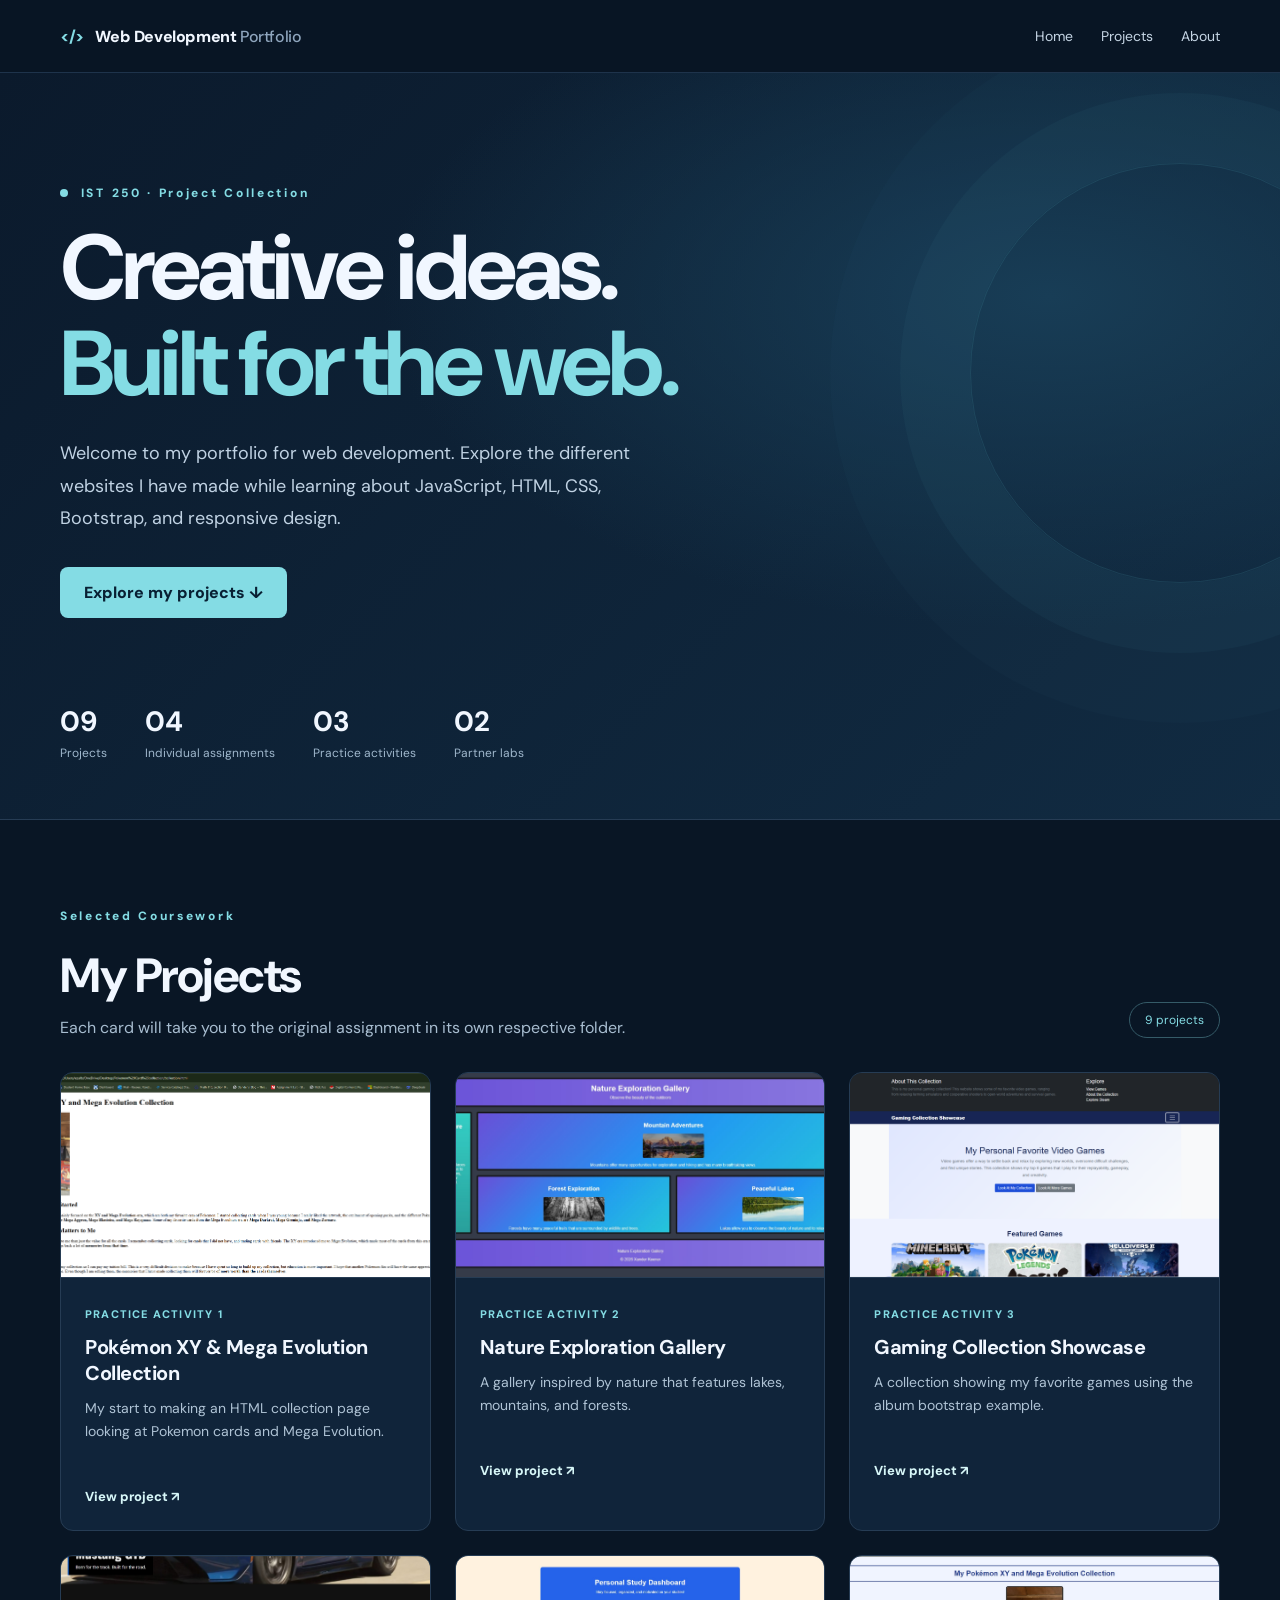
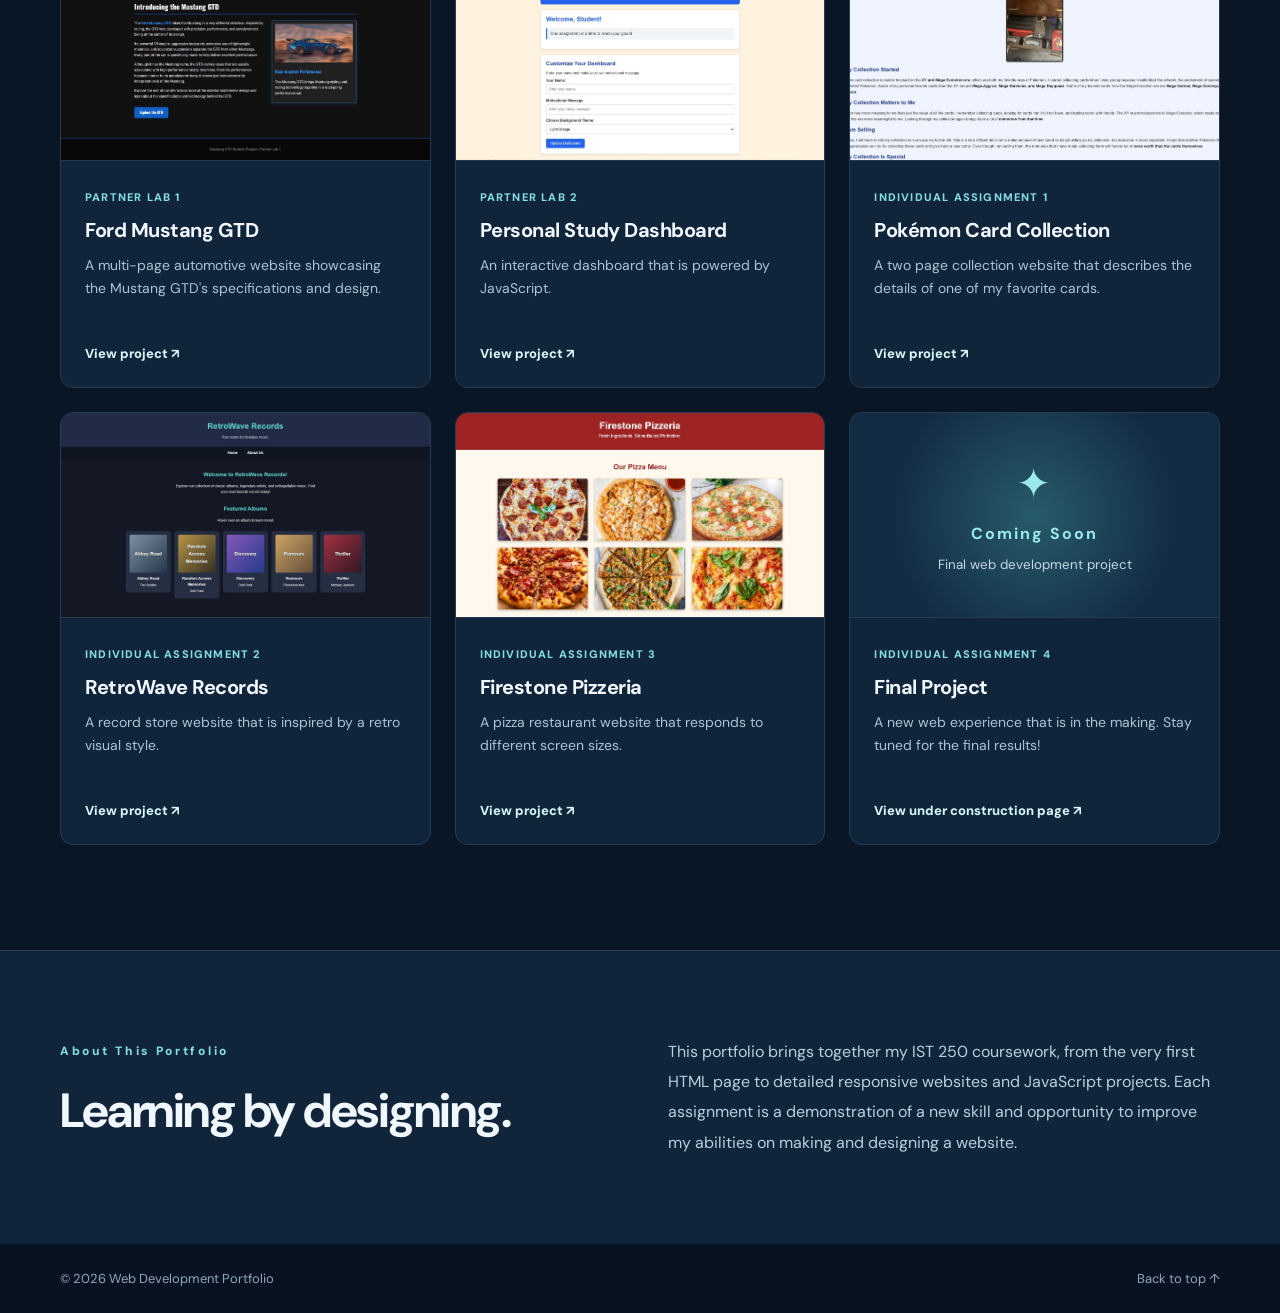
<file: index.html>
<!DOCTYPE html>
<html lang="en">

<head>
    <meta charset="UTF-8">
    <meta name="viewport" content="width=device-width, initial-scale=1.0">

    <meta name="description"
          content="IST 250 Web Development Portfolio featuring HTML, CSS, JavaScript, and Bootstrap projects.">

    <title>Web Development Portfolio | IST 250</title>

    <!-- Main stylesheet -->
    <link rel="stylesheet" href="styles.css">
</head>

<body>

    <!-- =========================
         Header and Navigation
    ========================== -->

    <header class="site-header">
        <div class="wrap nav">

            <a class="brand" href="#home">
                <span class="brand-icon">&lt;/&gt;</span>
                Web Development
                <span class="muted">Portfolio</span>
            </a>

            <nav aria-label="Main navigation">
                <a href="#home">Home</a>
                <a href="#projects">Projects</a>
                <a href="#about">About</a>
            </nav>

        </div>
    </header>


    <main id="home">

        <!-- =========================
             Welcome Section
        ========================== -->

        <section class="hero">
            <div class="wrap hero-content">

                <p class="eyebrow">
                    <span class="dot"></span>
                    IST 250 · Project Collection
                </p>

                <h1>
                    Creative ideas.<br>
                    <em>Built for the web.</em>
                </h1>

                <p class="intro">
                    Welcome to my portfolio for web development.
		    Explore the different websites I have made while
		    learning about JavaScript, HTML, CSS, Bootstrap,
		    and responsive design.
                </p>

                <a class="primary-button" href="#projects">
                    Explore my projects
                    <span aria-hidden="true">↓</span>
                </a>

                <!-- Portfolio statistics -->
                <div class="hero-stats">

                    <div>
                        <strong>09</strong>
                        <span>Projects</span>
                    </div>

                    <div>
                        <strong>04</strong>
                        <span>Individual assignments</span>
                    </div>

                    <div>
                        <strong>03</strong>
                        <span>Practice activities</span>
                    </div>

                    <div>
                        <strong>02</strong>
                        <span>Partner labs</span>
                    </div>

                </div>

            </div>

            <div class="hero-glow" aria-hidden="true"></div>
        </section>


        <!-- =========================
             Projects Section
        ========================== -->

        <section id="projects" class="projects-section">
            <div class="wrap">

                <p class="eyebrow">Selected Coursework</p>

                <div class="section-head">
                    <div>
                        <h2>My Projects</h2>
                        <p>
                            Each card will take you to the
			    original assignment in its own
			    respective folder.
                        </p>
                    </div>

                    <span class="count">9 projects</span>
                </div>


                <div class="project-grid">

                    <!-- Practice Activity 1 -->
                    <article class="project-card">
                        <a class="card-link"
                           href="practice1/index.html">

                            <img
                                src="screenshots/Practice Activity 1.png"
                                alt="Pokemon Mega Evolution and XY Collection"
                                loading="lazy">

                            <div class="card-content">

                                <span class="category">
                                    Practice Activity 1
                                </span>

                                <h3>
                                    Pokémon XY &amp;
                                    Mega Evolution Collection
                                </h3>

                                <p>
                                    My start to making an HTML collection
				    page looking at Pokemon cards and Mega
				    Evolution.
                                </p>

                                <span class="view">
                                    View project ↗
                                </span>

                            </div>
                        </a>
                    </article>


                    <!-- Practice Activity 2 -->
                    <article class="project-card">
                        <a class="card-link"
                           href="practice2/index.html">

                            <img
                                src="screenshots/Practice Activity 2.jpg"
                                alt="Nature Exploration Gallery"
                                loading="lazy">

                            <div class="card-content">

                                <span class="category">
                                    Practice Activity 2
                                </span>

                                <h3>Nature Exploration Gallery</h3>

                                <p>
                                    A gallery inspired by nature
				    that features lakes, mountains,
				    and forests.
                                </p>

                                <span class="view">
                                    View project ↗
                                </span>

                            </div>
                        </a>
                    </article>


                    <!-- Practice Activity 3 -->
                    <article class="project-card">
                        <a class="card-link"
                           href="practice3/index.html">

                            <img
                                src="screenshots/Practice Activity 3 image 1.png"
                                alt="Gaming Collection Showcase"
                                loading="lazy">

                            <div class="card-content">

                                <span class="category">
                                    Practice Activity 3
                                </span>

                                <h3>Gaming Collection Showcase</h3>

                                <p>
                                    A collection showing my favorite 
				    games using the album bootstrap example.
                                </p>

                                <span class="view">
                                    View project ↗
                                </span>

                            </div>
                        </a>
                    </article>


                    <!-- Partner Lab 1 -->
                    <article class="project-card">
                        <a class="card-link"
                           href="partner1/index.html">

                            <img
                                src="screenshots/Partner Lab 1 image 1.jpg"
                                alt="Ford Mustang GTD Website"
                                loading="lazy">

                            <div class="card-content">

                                <span class="category">
                                    Partner Lab 1
                                </span>

                                <h3>Ford Mustang GTD</h3>

                                <p>
                                    A multi-page automotive 
				    website showcasing the 
				    Mustang GTD's specifications
				    and design.
                                </p>

                                <span class="view">
                                    View project ↗
                                </span>

                            </div>
                        </a>
                    </article>


                    <!-- Partner Lab 2 -->
                    <article class="project-card">
                        <a class="card-link"
                           href="partner2/index.html">

                            <img
                                src="screenshots/Partner Lab 2 image 1.jpg"
                                alt="Personal Study Dashboard"
                                loading="lazy">

                            <div class="card-content">

                                <span class="category">
                                    Partner Lab 2
                                </span>

                                <h3>Personal Study Dashboard</h3>

                                <p>
                                    An interactive dashboard that
				    is powered by JavaScript.
                                </p>

                                <span class="view">
                                    View project ↗
                                </span>

                            </div>
                        </a>
                    </article>


                    <!-- Individual Assignment 1 -->
                    <article class="project-card">
                        <a class="card-link"
                           href="individual1/index.html">

                            <img
                                src="screenshots/Individual Assignment 1 image 1.jpg"
                                alt="Pokémon Card Collection"
                                loading="lazy">

                            <div class="card-content">

                                <span class="category">
                                    Individual Assignment 1
                                </span>

                                <h3>Pokémon Card Collection</h3>

                                <p>
                                    A two page collection
				    website that describes the
				    details of one of my favorite cards.
                                </p>

                                <span class="view">
                                    View project ↗
                                </span>

                            </div>
                        </a>
                    </article>


                    <!-- Individual Assignment 2 -->
                    <article class="project-card">
                        <a class="card-link"
                           href="individual2/index.html">

                            <img
                                src="screenshots/Individual Assignment 2 image 1.jpg"
                                alt="RetroWave Records Website"
                                loading="lazy">

                            <div class="card-content">

                                <span class="category">
                                    Individual Assignment 2
                                </span>

                                <h3>RetroWave Records</h3>

                                <p>
                                    A record store website
				    that is inspired by a retro visual style.
                                </p>

                                <span class="view">
                                    View project ↗
                                </span>

                            </div>
                        </a>
                    </article>


                    <!-- Individual Assignment 3 -->
                    <article class="project-card">
                        <a class="card-link"
                           href="individual3/index.html">

                            <img
                                src="screenshots/Individual Assignment 3.jpg"
                                alt="Firestone Pizzeria Website"
                                loading="lazy">

                            <div class="card-content">

                                <span class="category">
                                    Individual Assignment 3
                                </span>

                                <h3>Firestone Pizzeria</h3>

                                <p>
                                    A pizza restaurant website that responds 
				    to different screen sizes.
                                </p>

                                <span class="view">
                                    View project ↗
                                </span>

                            </div>
                        </a>
                    </article>


                    <!-- Individual Assignment 4 -->
                    <article class="project-card">
                        <a class="card-link"
                           href="individual4/index.html">

                            <div class="coming-art">
                                <span>✦</span>
                                <strong>Coming Soon</strong>
                                <small>
                                    Final web development project
                                </small>
                            </div>

                            <div class="card-content">

                                <span class="category">
                                    Individual Assignment 4
                                </span>

                                <h3>Final Project</h3>

                                <p>
                                    A new web experience that is
				    in the making. 
				    Stay tuned for the final results!
                                </p>

                                <span class="view">
                                    View under construction page ↗
                                </span>

                            </div>
                        </a>
                    </article>

                </div>
            </div>
        </section>


        <!-- =========================
             About Section
        ========================== -->

        <section id="about" class="about-section">
            <div class="wrap about-layout">

                <div>
                    <p class="eyebrow">
                        About This Portfolio
                    </p>

                    <h2>Learning by designing.</h2>
                </div>

                <p>
                    This portfolio brings together my IST 250
		    coursework, from the very first HTML page
		    to detailed responsive websites and 
		    JavaScript projects.
	
		    
		    Each assignment is a demonstration of a new skill
		    and opportunity to improve my abilities on making
		    and designing a website.
                </p>

            </div>
        </section>

    </main>


    <!-- =========================
         Footer
    ========================== -->

    <footer>
        <div class="wrap footer-inner">

            <span>
                &copy; 2026 Web Development Portfolio
            </span>

            <a href="#home">
                Back to top ↑
            </a>

        </div>
    </footer>

</body>
</html>
</file>
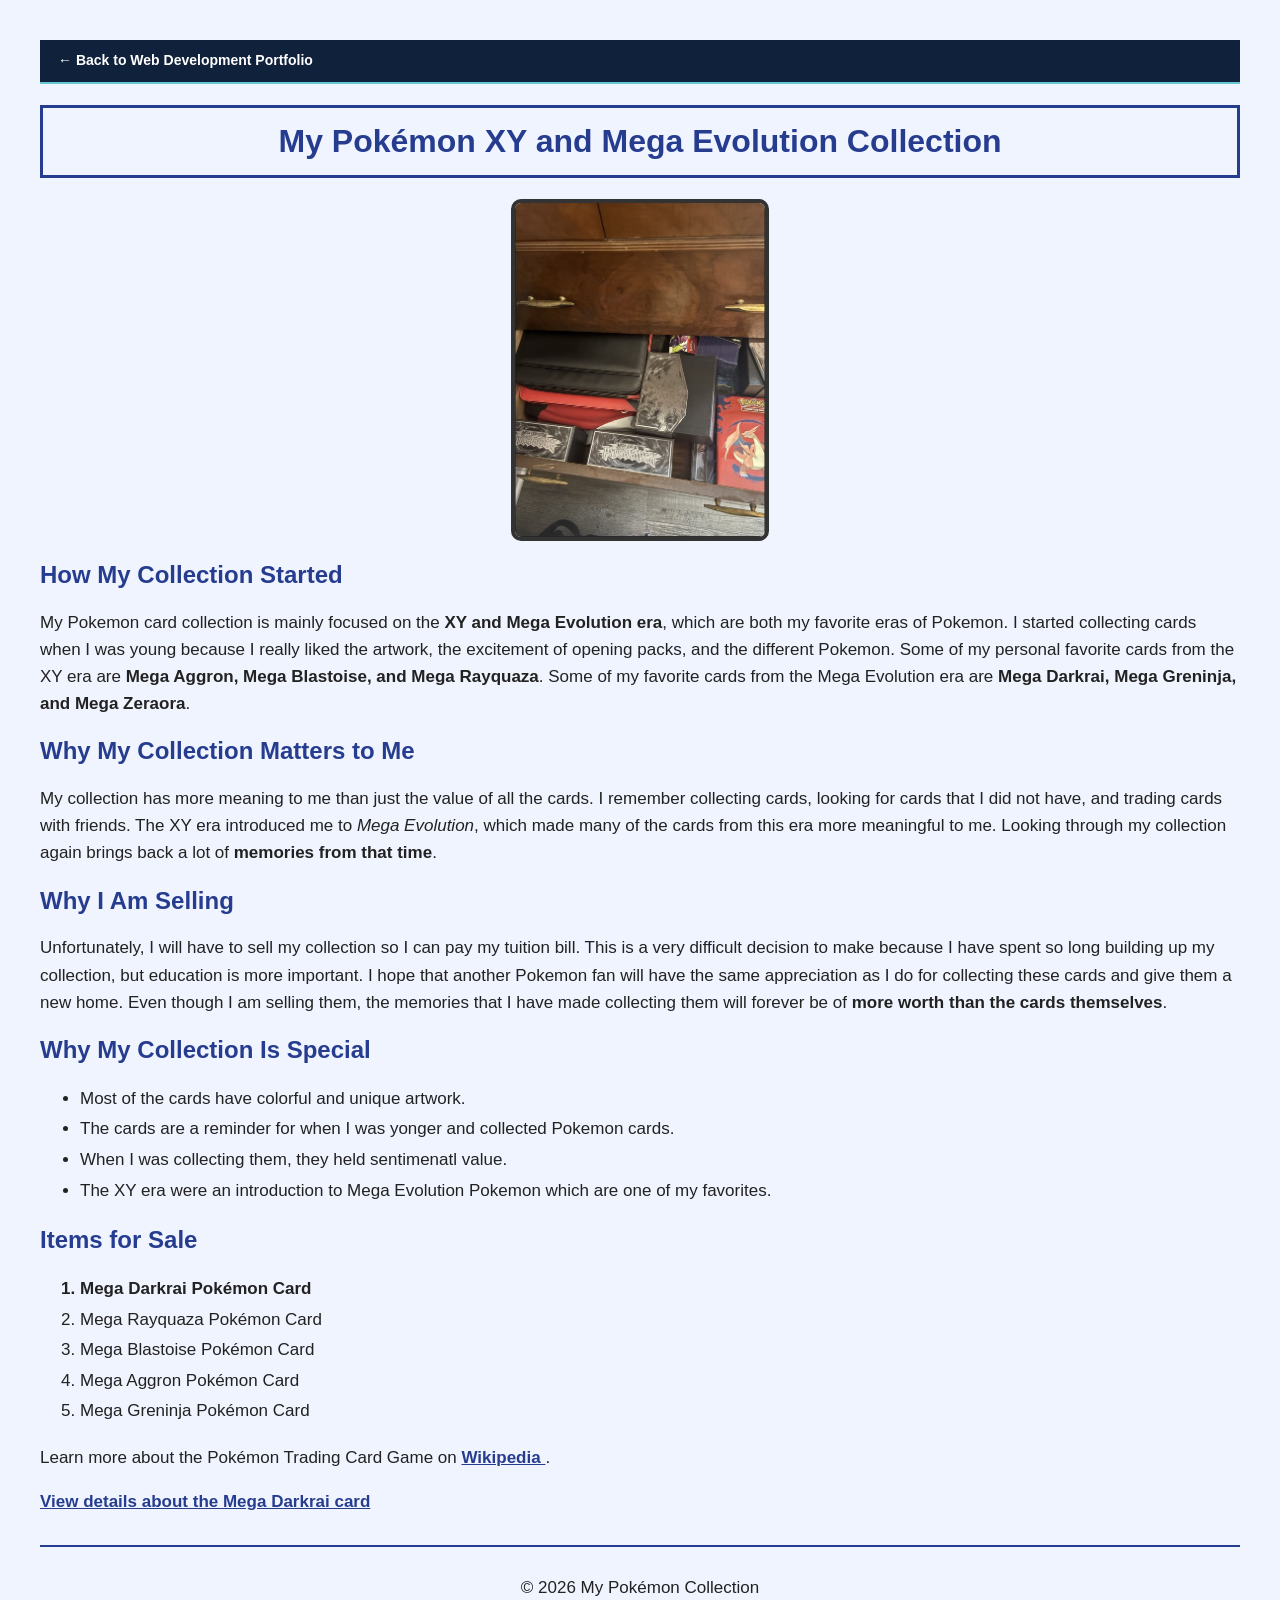
<file: individual1/index.html>
<!DOCTYPE html>
<html lang="en">
    <head>
        <meta charset="utf-8"/>
        <meta content="0;url=collection.html" http-equiv="refresh"/>
        <title>Opening project</title>
    </head>
    <body>
        <div id="portfolio-return-bar" style="position:relative;z-index:2147483647;box-sizing:border-box;background:#10223b;color:#fff;padding:11px 18px;text-align:left;font:600 14px/1.4 Arial,sans-serif;border-bottom:2px solid #66c6d3;">
            <a href="../index.html" style="color:#fff;text-decoration:none;display:inline-block;">← Back to Web Development Portfolio</a>
        </div>
        <p>
            <a href="collection.html">Open project</a>
        </p>
    </body>
</html>
</file>
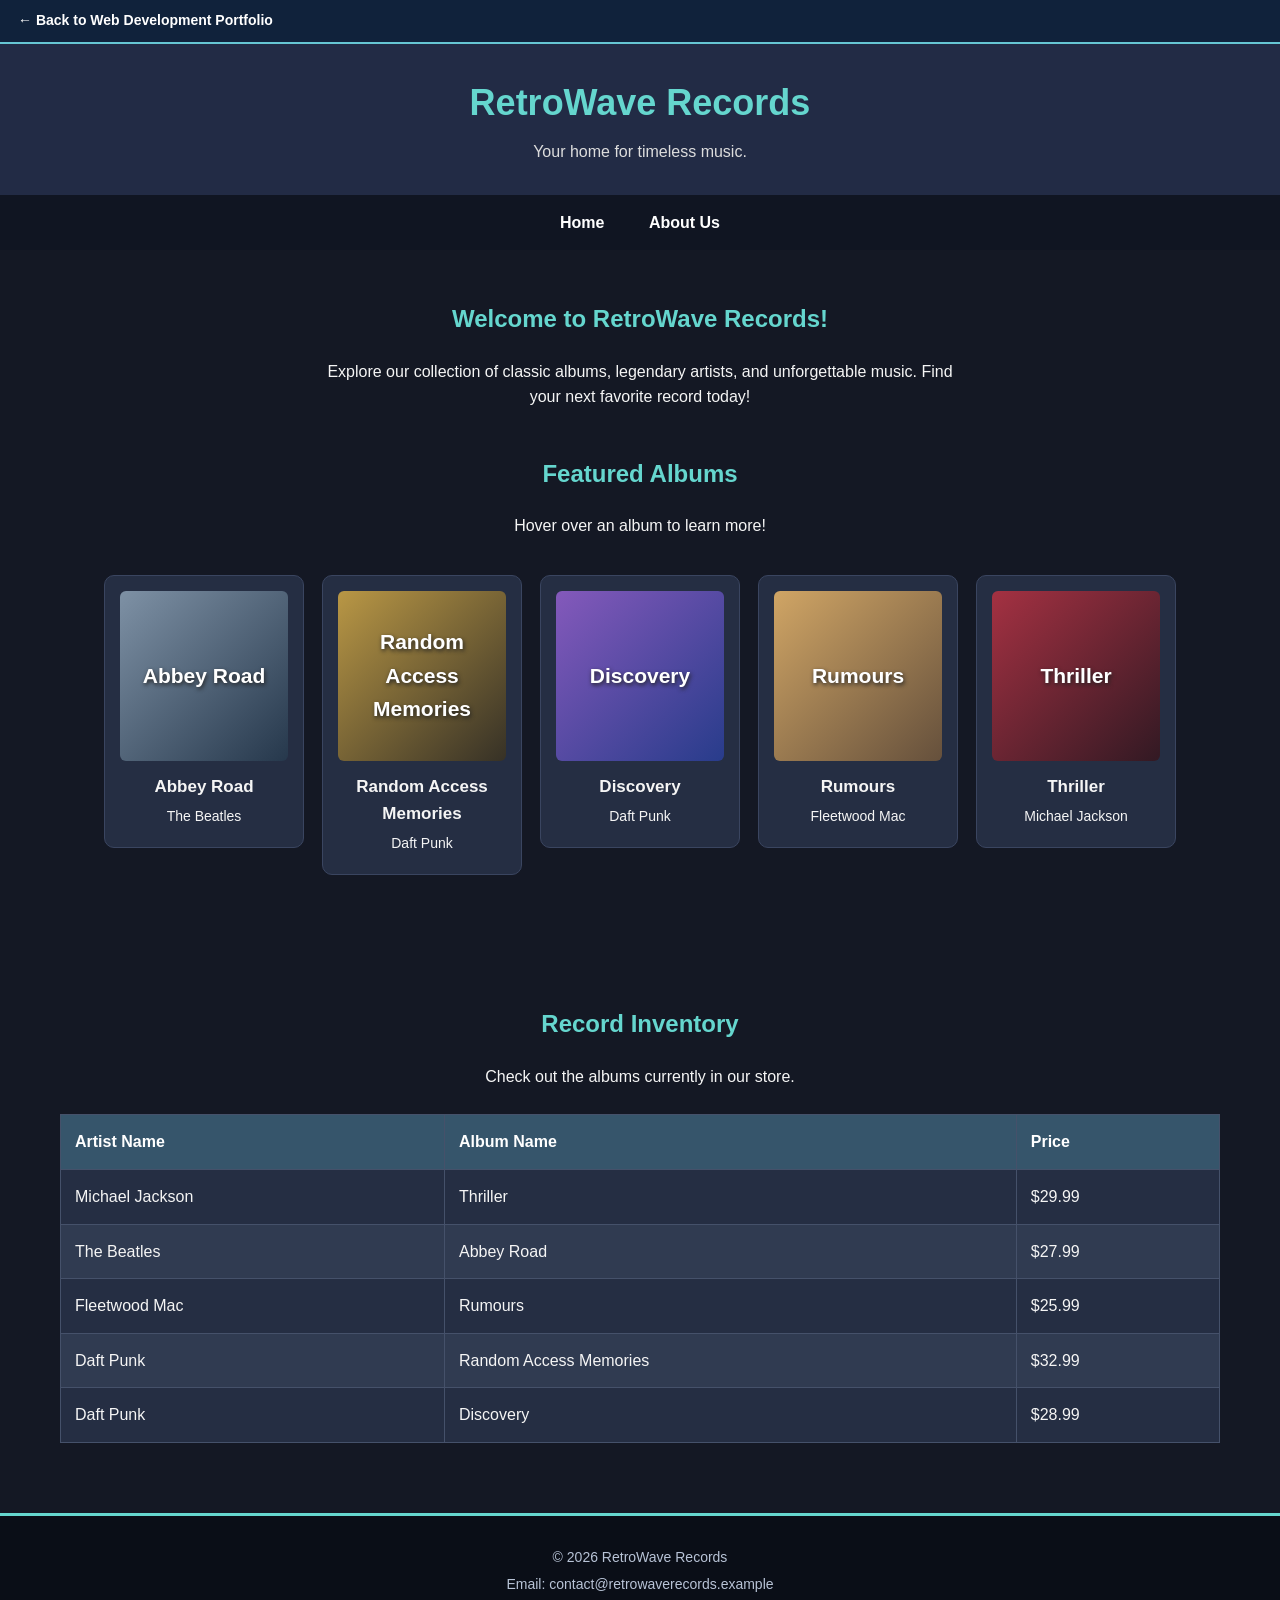
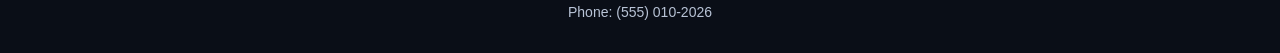
<file: individual2/index.html>
<!DOCTYPE html>

<html lang="en">
<head>
<meta charset="utf-8"/>
<meta content="width=device-width, initial-scale=1.0" name="viewport"/>
<title>RetroWave Records | Home</title>
<link href="style.css" rel="stylesheet"/>
</head>
<body><div id="portfolio-return-bar" style="position:relative;z-index:2147483647;box-sizing:border-box;background:#10223b;color:#fff;padding:11px 18px;text-align:left;font:600 14px/1.4 Arial,sans-serif;border-bottom:2px solid #66c6d3;"><a href="../index.html" style="color:#fff;text-decoration:none;display:inline-block;">← Back to Web Development Portfolio</a></div>
<header>
<h1>RetroWave Records</h1>
<p>Your home for timeless music.</p>
</header>
<nav>
<a href="index.html">Home</a>
<a href="about.html">About Us</a>
</nav>
<main>
<section class="welcome">
<h2>Welcome to RetroWave Records!</h2>
<p>
                Explore our collection of classic albums,
                legendary artists, and unforgettable music.
                Find your next favorite record today!
            </p>
</section>
<section class="featured">
<h2>Featured Albums</h2>
<p>Hover over an album to learn more!</p>
<div class="album-container">
<div class="album">
<div class="album-cover cover-two">
<span>Abbey Road</span>
</div>
<h3>Abbey Road</h3>
<p>The Beatles</p>
<div class="album-info">
<p>Released: 1969</p>
<p>Genre: Rock</p>
<p>Price: $27.99</p>
</div>
</div>
<div class="album">
<div class="album-cover cover-four">
<span>Random Access Memories</span>
</div>
<h3>Random Access Memories</h3>
<p>Daft Punk</p>
<div class="album-info">
<p>Released: 2013</p>
<p>Genre: Electronic</p>
<p>Price: $32.99</p>
</div>
</div>
<div class="album">
<div class="album-cover cover-five">
<span>Discovery</span>
</div>
<h3>Discovery</h3>
<p>Daft Punk</p>
<div class="album-info">
<p>Released: 2001</p>
<p>Genre: Electronic</p>
<p>Price: $28.99</p>
</div>
</div>
<div class="album">
<div class="album-cover cover-three">
<span>Rumours</span>
</div>
<h3>Rumours</h3>
<p>Fleetwood Mac</p>
<div class="album-info">
<p>Released: 1977</p>
<p>Genre: Rock</p>
<p>Price: $25.99</p>
</div>
</div>
<div class="album">
<div class="album-cover cover-one">
<span>Thriller</span>
</div>
<h3>Thriller</h3>
<p>Michael Jackson</p>
<div class="album-info">
<p>Released: 1982</p>
<p>Genre: Pop</p>
<p>Price: $29.99</p>
</div>
</div>
</div>
</section>
<section class="inventory">
<h2>Record Inventory</h2>
<p>Check out the albums currently in our store.</p>
<table>
<thead>
<tr>
<th>Artist Name</th>
<th>Album Name</th>
<th>Price</th>
</tr>
</thead>
<tbody>
<tr>
<td>Michael Jackson</td>
<td>Thriller</td>
<td>$29.99</td>
</tr>
<tr>
<td>The Beatles</td>
<td>Abbey Road</td>
<td>$27.99</td>
</tr>
<tr>
<td>Fleetwood Mac</td>
<td>Rumours</td>
<td>$25.99</td>
</tr>
<tr>
<td>Daft Punk</td>
<td>Random Access Memories</td>
<td>$32.99</td>
</tr>
<tr>
<td>Daft Punk</td>
<td>Discovery</td>
<td>$28.99</td>
</tr>
</tbody>
</table>
</section>
</main>
<footer>
<p>© 2026 RetroWave Records</p>
<p>Email: contact@retrowaverecords.example</p>
<p>Phone: (555) 010-2026</p>
</footer>
</body>
</html>
</file>
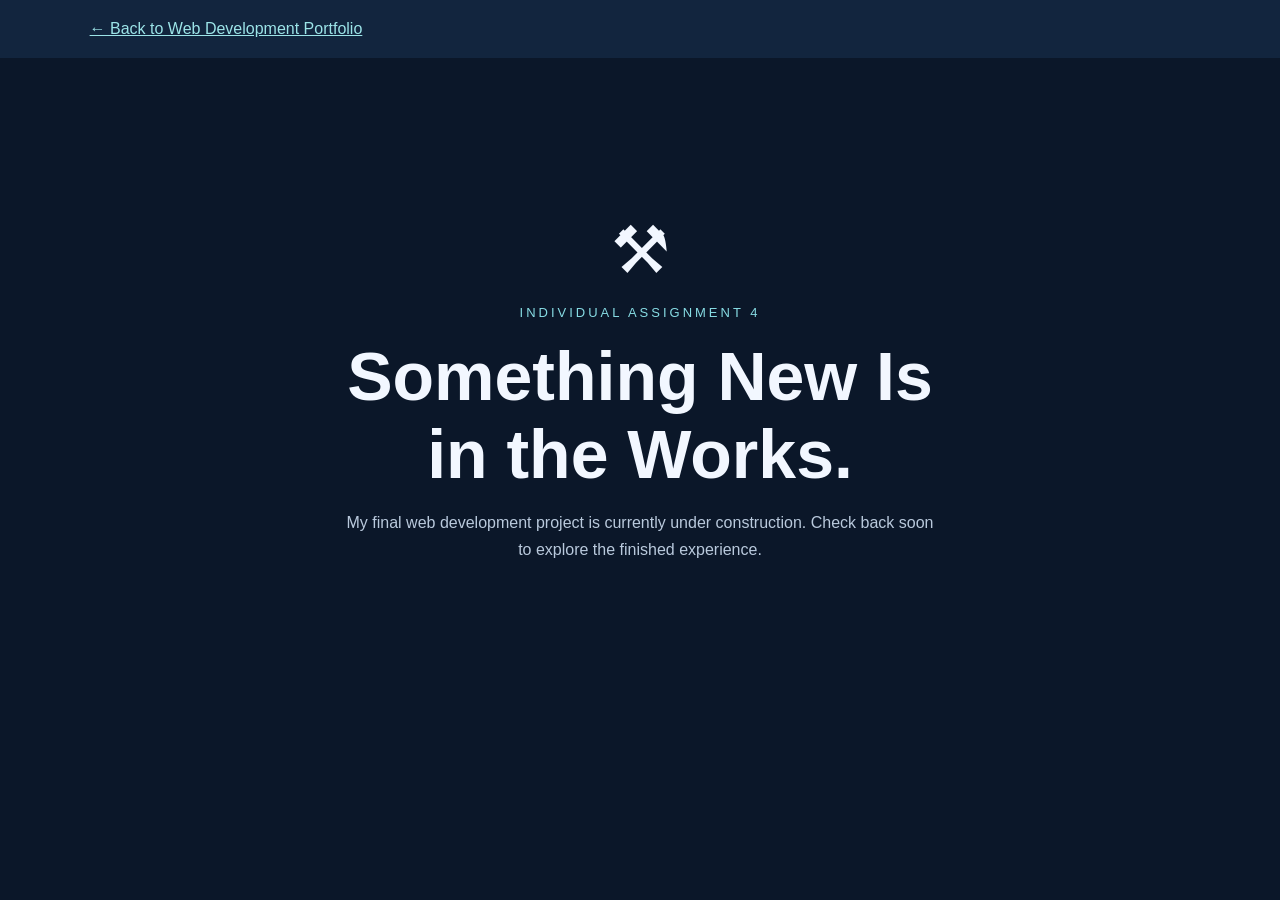
<file: individual4/index.html>
<!doctype html>
<html lang="en">
    <head>
        <meta charset="utf-8">
        <meta name="viewport" content="width=device-width,initial-scale=1">
        <title>Final Project | Under Construction</title>
        <style>*{box-sizing:border-box}body{margin:0;background:#0b1729;color:#f2f7ff;font-family:Arial,sans-serif}nav{padding:20px 7%;background:#12253e}a{color:#9ce4e8}main{min-height:75vh;display:grid;place-items:center;text-align:center;padding:32px}.inner{max-width:600px}h1{font-size:clamp(38px,6vw,68px);margin:12px 0}p{color:#b9c9dc;line-height:1.7}.tag{color:#87dce4;letter-spacing:3px;text-transform:uppercase;font-size:13px}.symbol{font-size:66px}</style>
    </head>
    <body>
        <nav>
            <a href="../index.html">← Back to Web Development Portfolio</a>
        </nav>
        <main>
            <div class="inner">
                <div class="symbol">⚒</div>
                <p class="tag">Individual Assignment 4</p>
                <h1>Something New Is in the Works.</h1>
                <p>My final web development project is currently under construction. Check back soon to explore the finished experience.</p>
            </div>
        </main>
    </body>
</html>
</file>
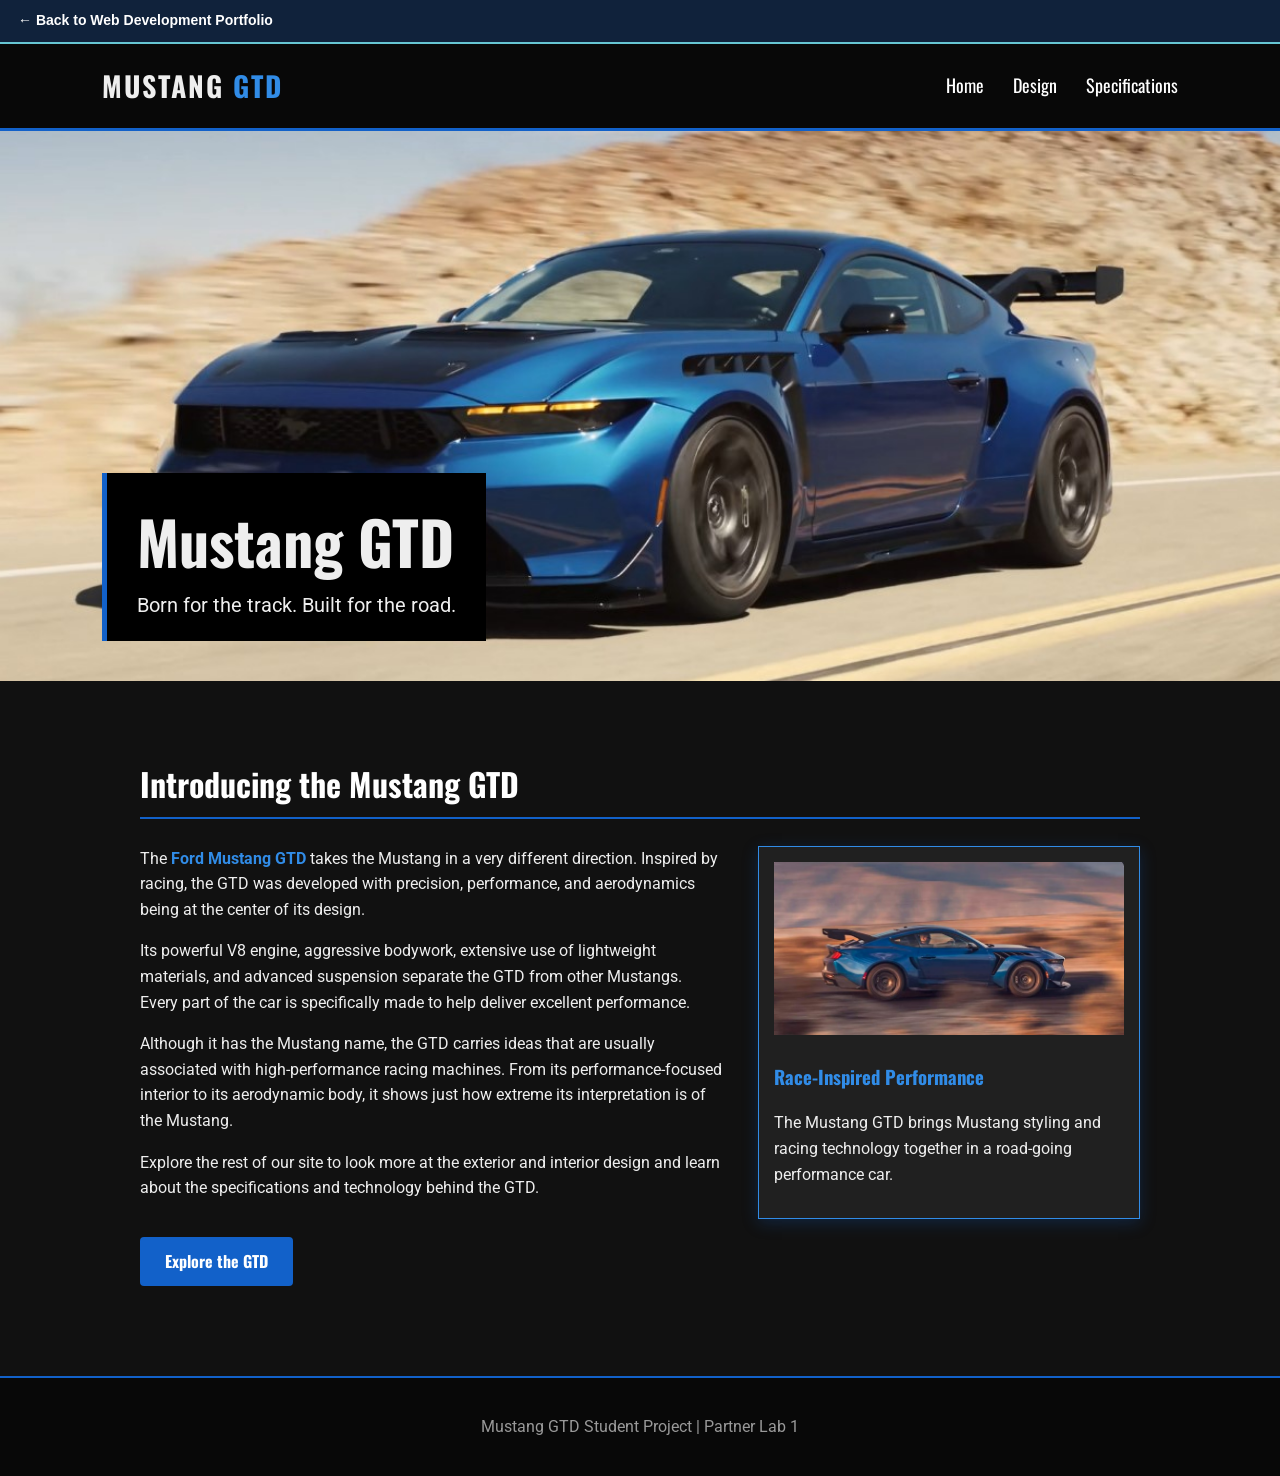
<file: partner1/index.html>
<!DOCTYPE html>

<html lang="en">
<head>
<meta charset="utf-8"/>
<title>Ford Mustang GTD | Born for the Track</title>
<!-- Google Font -->
<link href="https://fonts.googleapis.com" rel="preconnect"/>
<link crossorigin="" href="https://fonts.gstatic.com" rel="preconnect"/>
<link href="https://fonts.googleapis.com/css2?family=Oswald:wght@400;500;600;700&amp;family=Roboto:wght@400;700&amp;display=swap" rel="stylesheet"/>
<link href="style.css" rel="stylesheet"/>
</head>
<body><div id="portfolio-return-bar" style="position:relative;z-index:2147483647;box-sizing:border-box;background:#10223b;color:#fff;padding:11px 18px;text-align:left;font:600 14px/1.4 Arial,sans-serif;border-bottom:2px solid #66c6d3;"><a href="../index.html" style="color:#fff;text-decoration:none;display:inline-block;">← Back to Web Development Portfolio</a></div>
<header>
<div class="logo">MUSTANG <span>GTD</span></div>
<nav>
<a href="index.html">Home</a>
<a href="design.html">Design</a>
<a href="specs.html">Specifications</a>
</nav>
</header>
<main>
<div class="hero">
<img alt="Ford Mustang GTD" src="mustang-gtd-main.jpg"/>
<div class="hero-text">
<h1>Mustang GTD</h1>
<p>Born for the track. Built for the road.</p>
</div>
</div>
<section class="content">
<h2>Introducing the Mustang GTD</h2>
<!-- Floating element required by the assignment -->
<div class="floating-feature">
<img alt="Side view of the Ford Mustang GTD" src="mustang-gtd-side.jpg"/>
<h3>Race-Inspired Performance</h3>
<p>
                    The Mustang GTD brings Mustang styling and racing technology
			together in a road-going performance car.
                </p>
</div>
<p>
                The <span class="highlight">Ford Mustang GTD</span> takes the Mustang
		in a very different direction. Inspired by racing, the GTD was developed with
		precision, performance, and aerodynamics being at the center of its design.
            </p>
<p>
                Its powerful V8 engine, aggressive bodywork, extensive use of lightweight
		materials, and advanced suspension separate the GTD from other Mustangs.
		Every part of the car is specifically made to help deliver excellent performance.
            </p>
<p>
                Although it has the Mustang name, the GTD carries ideas that are usually 
		associated with high-performance racing machines. From its performance-focused interior
		to its aerodynamic body, it shows just how extreme its interpretation is of the Mustang.
            </p>
<p>
                Explore the rest of our site to look more at the exterior and interior design
		and learn about the specifications and technology behind the GTD.
            </p>
<a class="button" href="design.html">Explore the GTD</a>
</section>
</main>
<footer>
<p>Mustang GTD Student Project | Partner Lab 1</p>
</footer>
</body>
</html>
</file>
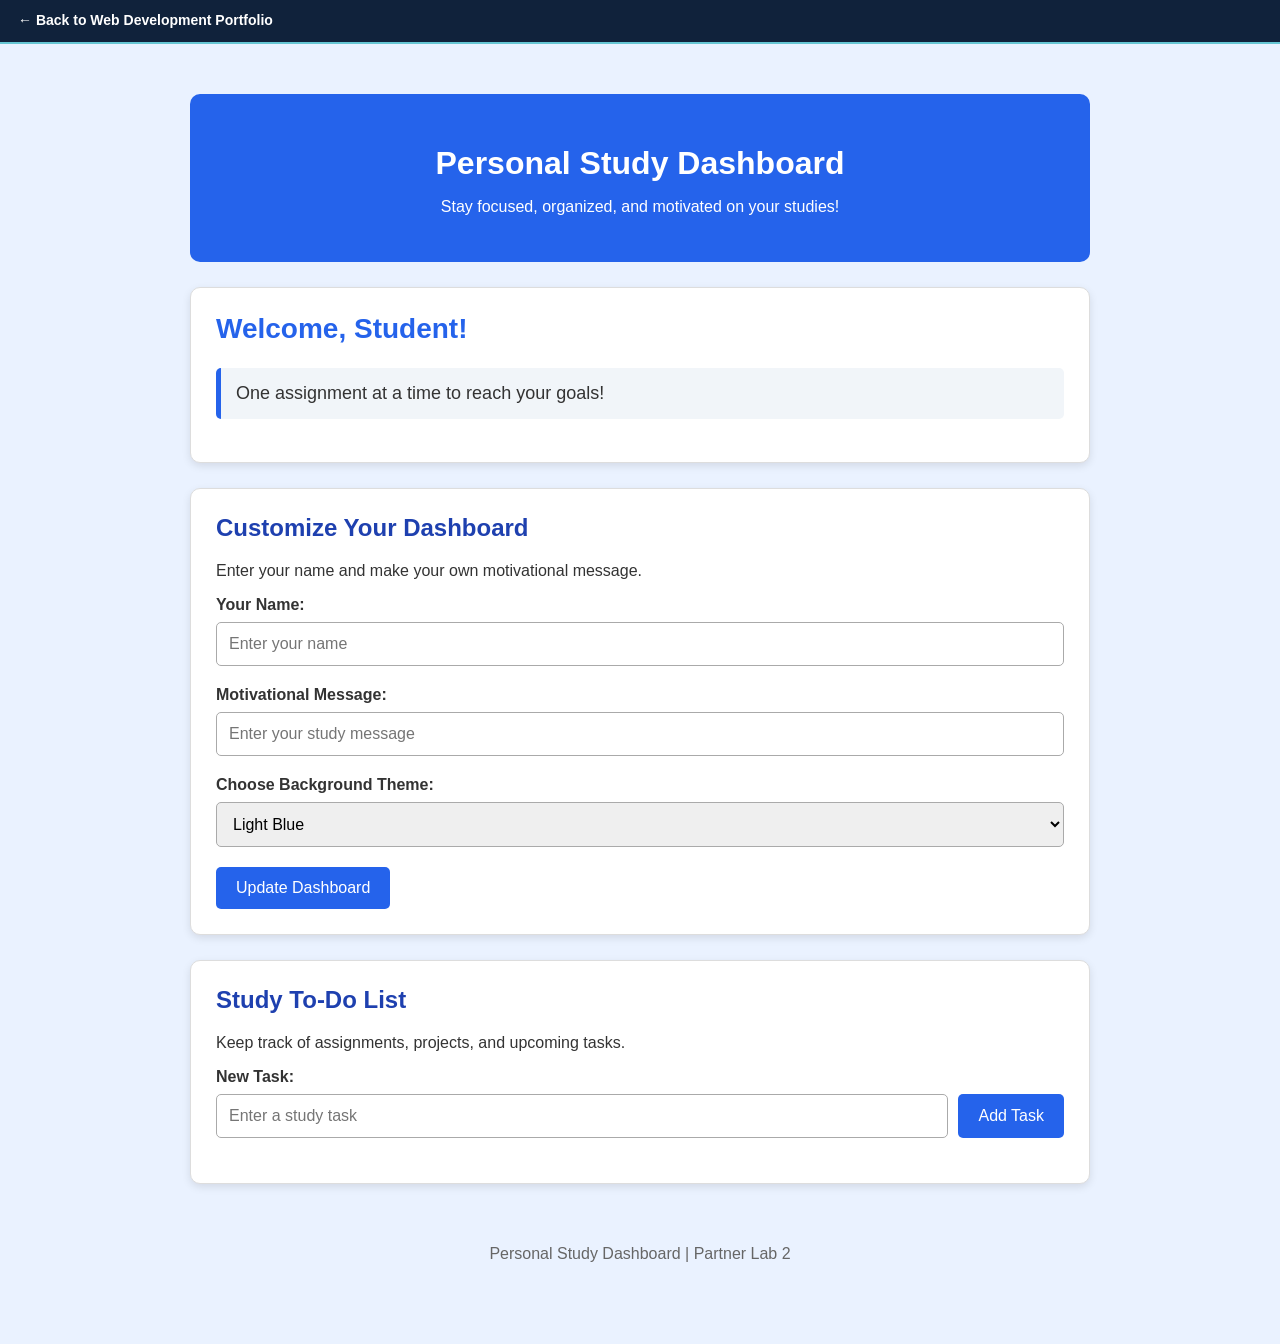
<file: partner2/index.html>
<!DOCTYPE html>

<html lang="en">
<head>
<meta charset="utf-8"/>
<meta content="width=device-width, initial-scale=1.0" name="viewport"/>
<title>Personal Study Dashboard</title>
<link href="style.css" rel="stylesheet"/>
</head>
<body><div id="portfolio-return-bar" style="position:relative;z-index:2147483647;box-sizing:border-box;background:#10223b;color:#fff;padding:11px 18px;text-align:left;font:600 14px/1.4 Arial,sans-serif;border-bottom:2px solid #66c6d3;"><a href="../index.html" style="color:#fff;text-decoration:none;display:inline-block;">← Back to Web Development Portfolio</a></div>
<div class="container">
<!-- Website Header -->
<header>
<h1>Personal Study Dashboard</h1>
<p>Stay focused, organized, and motivated on your studies!</p>
</header>
<!-- Personalized Greeting -->
<section class="dashboard-card">
<h2 id="greeting">Welcome, Student!</h2>
<p id="studyMessage">
                One assignment at a time to reach your goals!
            </p>
</section>
<!-- Dashboard Customization -->
<section class="dashboard-card">
<h2>Customize Your Dashboard</h2>
<p>
                Enter your name and make your own motivational message.
            </p>
<div class="form-group">
<label for="studentName">Your Name:</label>
<input id="studentName" placeholder="Enter your name" type="text"/>
</div>
<div class="form-group">
<label for="customMessage">Motivational Message:</label>
<input id="customMessage" placeholder="Enter your study message" type="text"/>
</div>
<!-- Chase, you will need to implement the Theme Selector -->
<div class="form-group">
<label for="themeColor">Choose Background Theme:</label>
<select id="themeColor">
<option value="#eaf2ff">Light Blue</option>
<option value="#e8f5e9">Light Green</option>
<option value="#fff3e0">Light Orange</option>
<option value="#f3e5f5">Light Purple</option>
<option value="#f5f5f5">Light Gray</option>
</select>
</div>
<button id="updateButton">
                Update Dashboard
            </button>
</section>
<!-- Study To-Do List -->
<!-- Chase, add the HTML and JavaScript for this section -->
<section class="dashboard-card">
<h2>Study To-Do List</h2>
<p>
                Keep track of assignments, projects, and upcoming tasks.
            </p>
<div id="todoSection">
<label for="todoInput">New Task:</label>
<div class="todo-row">
<input id="todoInput" placeholder="Enter a study task" type="text"/>
<button id="addTodoButton">
                        Add Task
                    </button>
</div>
<ol id="todoList"></ol>
</div>
</section>
<!-- Footer -->
<footer>
<p>Personal Study Dashboard | Partner Lab 2</p>
</footer>
</div>
<script src="script.js"></script>
</body>
</html>
</file>
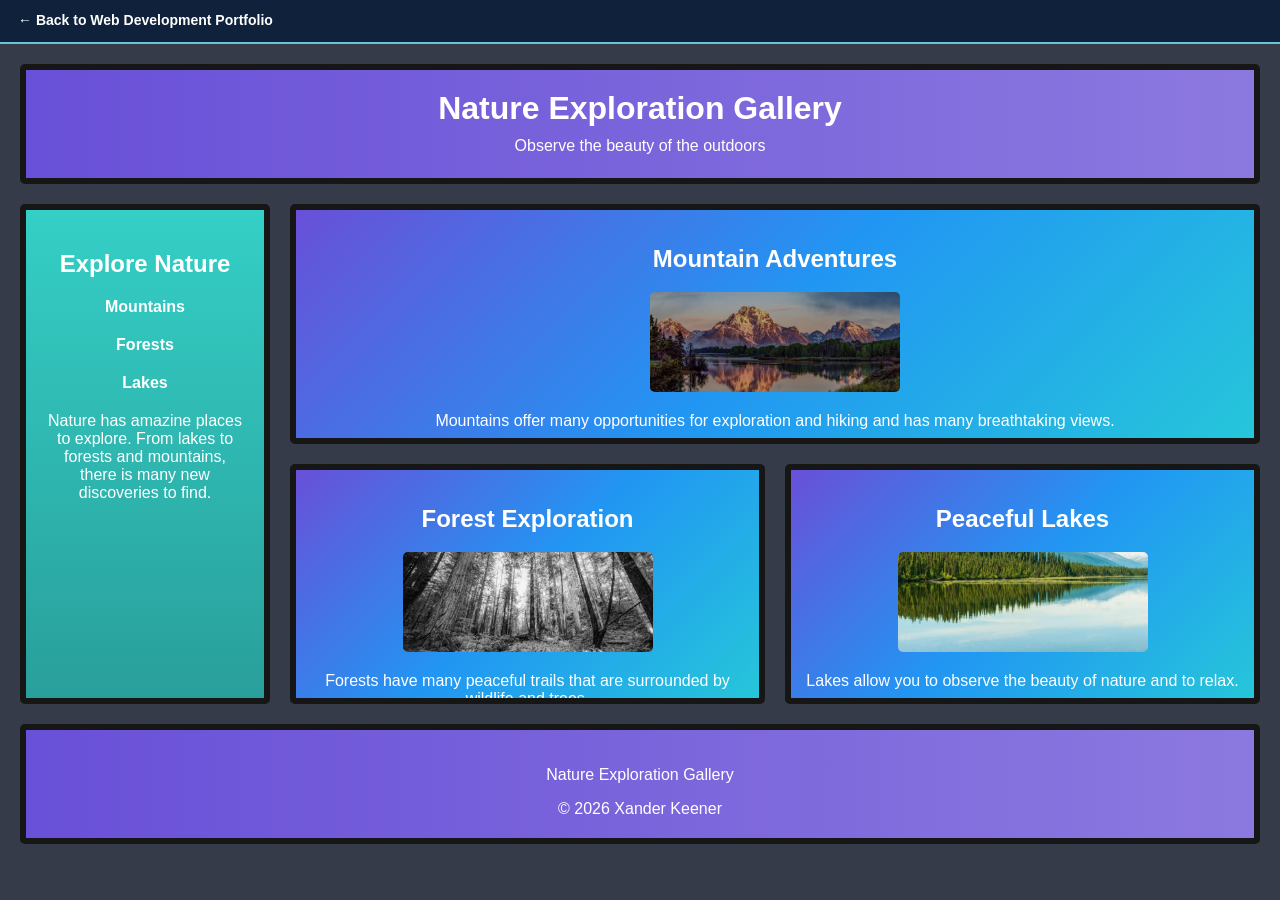
<file: practice2/index.html>
<!DOCTYPE html>

<html lang="en">
<head>
<meta charset="utf-8"/>
<meta content="width=device-width, initial-scale=1.0" name="viewport"/>
<title>Nature Exploration Gallery</title>
<link href="styles.css" rel="stylesheet"/>
</head>
<body><div id="portfolio-return-bar" style="position:relative;z-index:2147483647;box-sizing:border-box;background:#10223b;color:#fff;padding:11px 18px;text-align:left;font:600 14px/1.4 Arial,sans-serif;border-bottom:2px solid #66c6d3;"><a href="../index.html" style="color:#fff;text-decoration:none;display:inline-block;">← Back to Web Development Portfolio</a></div>
<div class="container">
<!-- Header -->
<header>
<h1>Nature Exploration Gallery</h1>
<p>Observe the beauty of the outdoors</p>
</header>
<!-- Sidebar -->
<aside>
<h2>Explore Nature</h2>
<nav>
<ul>
<li><a href="#mountains">Mountains</a></li>
<li><a href="#forests">Forests</a></li>
<li><a href="#lakes">Lakes</a></li>
</ul>
</nav>
<p>
                Nature has amazine places to explore.
		From lakes to forests and mountains, 
		there is many new discoveries to find.
            </p>
</aside>
<!-- Content 1 -->
<section class="content1" id="mountains">
<h2>Mountain Adventures</h2>
<img alt="Mountain landscape" class="mountain-image" src="images/mountains.jpg"/>
<p>
                Mountains offer many opportunities for exploration 
		and hiking and has many breathtaking views.
            </p>
</section>
<!-- Content 2 -->
<section class="content2" id="forests">
<h2>Forest Exploration</h2>
<img alt="Forest landscape" class="forest-image" src="images/forest.jpg"/>
<p>
                Forests have many peaceful trails that are 
		surrounded by wildlife and trees. 
            </p>
</section>
<!-- Content 3 -->
<section class="content3" id="lakes">
<h2>Peaceful Lakes</h2>
<img alt="Lake landscape" class="lake-image" src="images/lake.jpg"/>
<p>
                Lakes allow you to observe the beauty 
		of nature and to relax.
            </p>
</section>
<!-- Footer -->
<footer>
<p>Nature Exploration Gallery</p>
<p>© 2026 Xander Keener</p>
</footer>
</div>
</body>
</html>
</file>
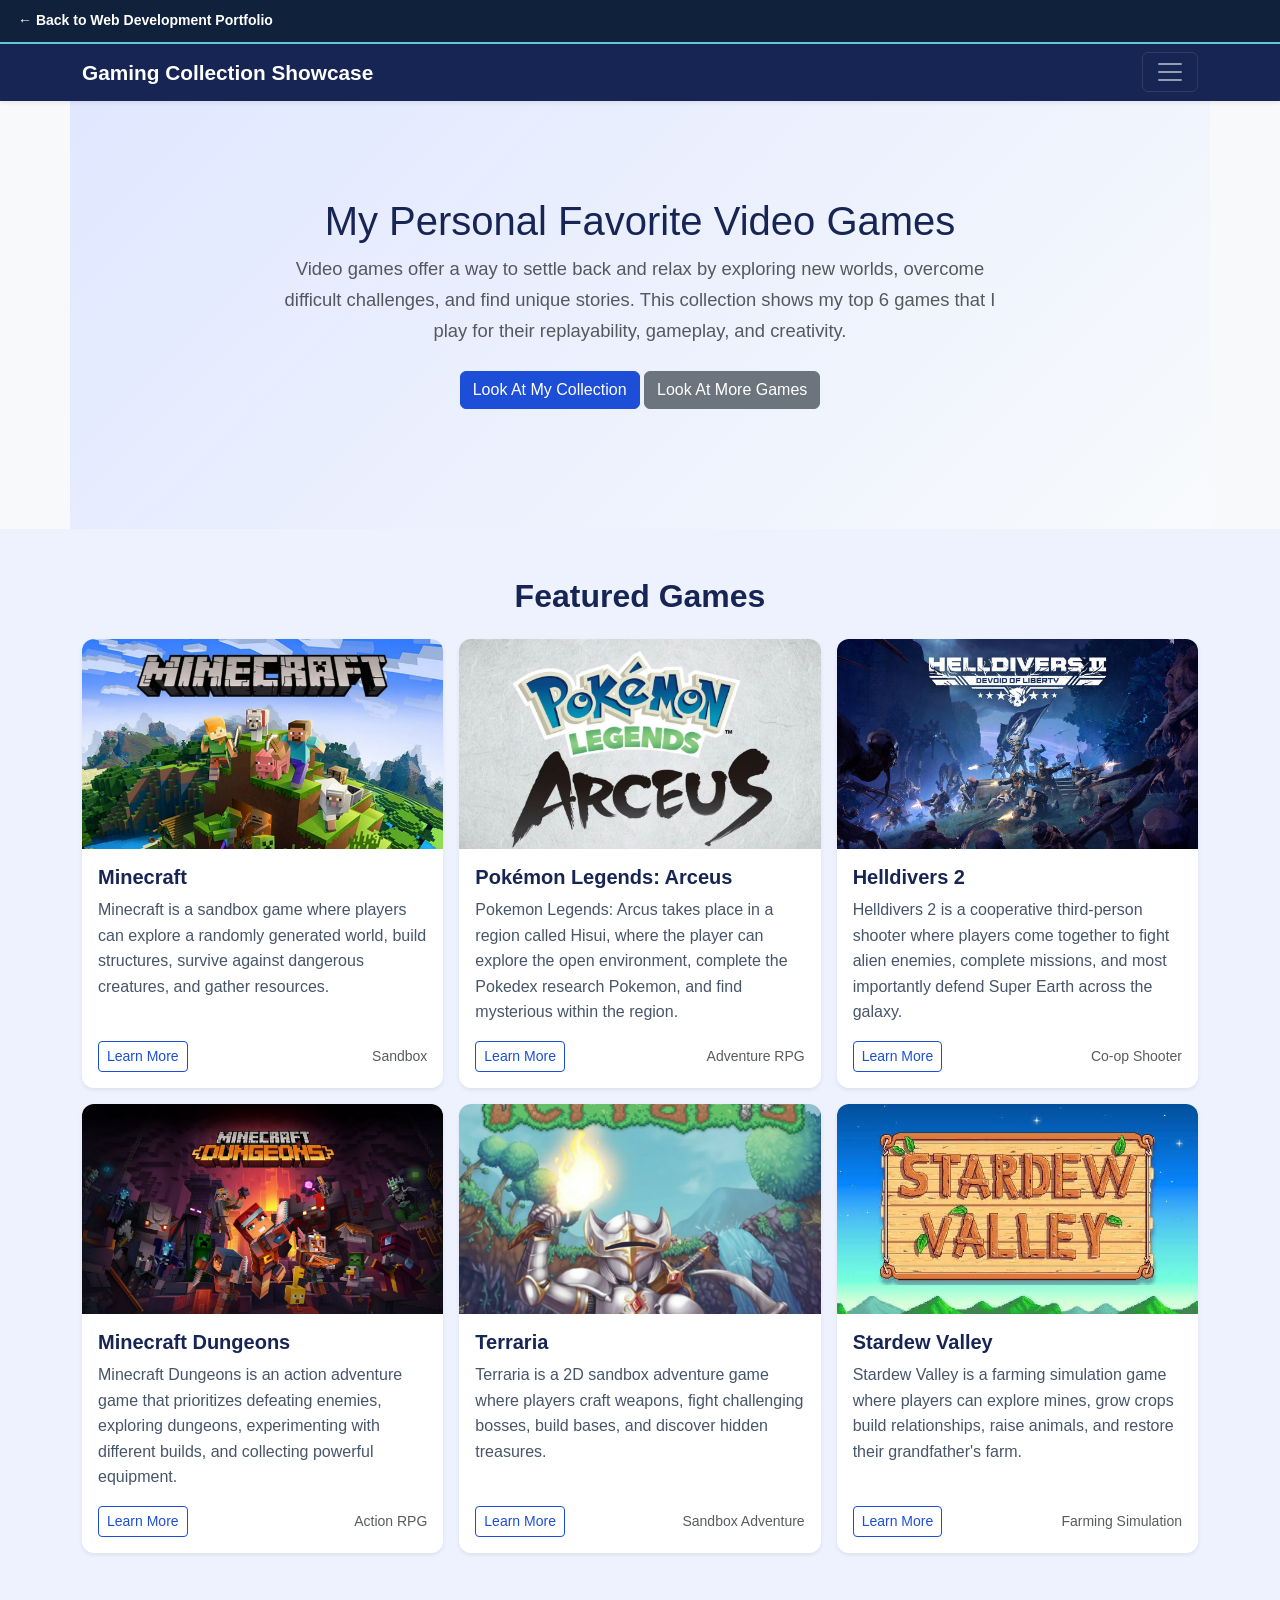
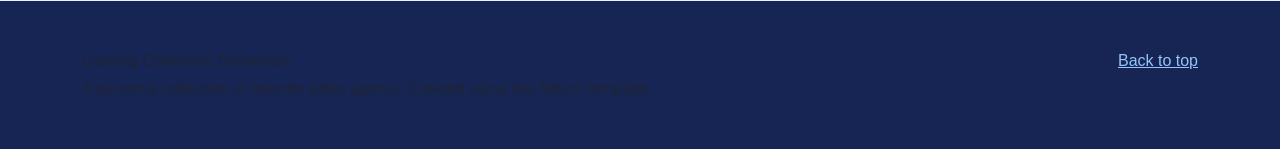
<file: practice3/index.html>
<!DOCTYPE html>

<html lang="en">
<head>
<meta charset="utf-8"/>
<meta content="width=device-width, initial-scale=1" name="viewport"/>
<title>Gaming Collection Showcase</title>
<!-- Bootstrap 5 CSS -->
<link href="https://cdn.jsdelivr.net/npm/bootstrap@5.1.3/dist/css/bootstrap.min.css" rel="stylesheet"/>
<!-- Additional CSS -->
<link href="styles.css" rel="stylesheet"/>
</head>
<body><div id="portfolio-return-bar" style="position:relative;z-index:2147483647;box-sizing:border-box;background:#10223b;color:#fff;padding:11px 18px;text-align:left;font:600 14px/1.4 Arial,sans-serif;border-bottom:2px solid #66c6d3;"><a href="../index.html" style="color:#fff;text-decoration:none;display:inline-block;">← Back to Web Development Portfolio</a></div>
<!-- HEADER -->
<header>
<div class="collapse bg-dark" id="navbarHeader">
<div class="container">
<div class="row">
<div class="col-sm-8 col-md-7 py-4">
<h4 class="text-white">About This Collection</h4>
<p class="text-muted">
                        This is my personal gaming collection!
			This website shows some of my favorite 
			video games, ranging from relaxing farming
			simulators and cooperative shooters
			to open-world adventures and survival games.
                    </p>
</div>
<div class="col-sm-4 offset-md-1 py-4">
<h4 class="text-white">Explore</h4>
<ul class="list-unstyled">
<li>
<a class="text-white" href="#games">
                                View Games
                            </a>
</li>
<li>
<a class="text-white" href="#about">
                                About the Collection
                            </a>
</li>
<li>
<a class="text-white" href="https://store.steampowered.com/" rel="noopener noreferrer" target="_blank">
                                Explore Steam
                            </a>
</li>
</ul>
</div>
</div>
</div>
</div>
<div class="navbar navbar-dark bg-dark shadow-sm">
<div class="container">
<a class="navbar-brand d-flex align-items-center" href="#">
<strong>Gaming Collection Showcase</strong>
</a>
<button aria-controls="navbarHeader" aria-expanded="false" aria-label="Toggle navigation" class="navbar-toggler" data-bs-target="#navbarHeader" data-bs-toggle="collapse" type="button">
<span class="navbar-toggler-icon"></span>
</button>
</div>
</div>
</header>
<main>
<!-- STARTING INTRODUCTION -->
<section class="py-5 text-center container" id="about">
<div class="row py-lg-5">
<div class="col-lg-8 col-md-10 mx-auto">
<h1 class="fw-light">
                    My Personal Favorite Video Games
                </h1>
<p class="lead text-muted">
                Video games offer a way to settle back and relax by exploring new worlds,
		overcome difficult challenges, and find unique stories. This collection
		shows my top 6 games that I play for their replayability, gameplay, and creativity.     
                </p>
<p>
<a class="btn btn-primary my-2" href="#games">
                        Look At My Collection
                    </a>
<a class="btn btn-secondary my-2" href="https://store.steampowered.com/" rel="noopener noreferrer" target="_blank">
                        Look At More Games
                    </a>
</p>
</div>
</div>
</section>
<!-- THE COLLECTION -->
<div class="album py-5 bg-light" id="games">
<div class="container">
<h2 class="text-center mb-4">
                Featured Games
            </h2>
<div class="row row-cols-1 row-cols-sm-2 row-cols-md-3 g-3">
<!-- GAME 1: MINECRAFT -->
<div class="col">
<div class="card shadow-sm h-100">
<img alt="Minecraft title artwork" class="card-img-top" src="images/minecraft.png"/>
<div class="card-body">
<h5 class="card-title">
                                Minecraft
                            </h5>
<p class="card-text">
                                Minecraft is a sandbox game where players
				can explore a randomly generated world,
				build structures, survive against dangerous creatures,
				and gather resources. 
                            </p>
<div class="d-flex justify-content-between align-items-center">
<a class="btn btn-sm btn-outline-primary" href="https://www.minecraft.net/" rel="noopener noreferrer" target="_blank">
                                    Learn More
                                </a>
<small class="text-muted">
                                    Sandbox
                                </small>
</div>
</div>
</div>
</div>
<!-- GAME 2: POKEMON -->
<div class="col">
<div class="card shadow-sm h-100">
<img alt="Pokémon Legends Arceus" class="card-img-top" src="images/pokemon.png"/>
<div class="card-body">
<h5 class="card-title">
                                Pokémon Legends: Arceus
                            </h5>
<p class="card-text">
                                Pokemon Legends: Arcus takes place in a 
				region called Hisui, where the player can 
				explore the open environment, complete the Pokedex
				research Pokemon, and find mysterious within the region.
                            </p>
<div class="d-flex justify-content-between align-items-center">
<a class="btn btn-sm btn-outline-primary" href="https://legends.pokemon.com/en-us/" rel="noopener noreferrer" target="_blank">
                                    Learn More
                                </a>
<small class="text-muted">
                                    Adventure RPG
                                </small>
</div>
</div>
</div>
</div>
<!-- GAME 3: HELLDIVERS 2 -->
<div class="col">
<div class="card shadow-sm h-100">
<img alt="Helldivers 2 game artwork" class="card-img-top" src="images/helldivers2.png"/>
<div class="card-body">
<h5 class="card-title">
                                Helldivers 2
                            </h5>
<p class="card-text">
                                Helldivers 2 is a cooperative third-person
				shooter where players come together to fight 
				alien enemies, complete missions, and most 
				importantly defend Super Earth across the galaxy. 
                            </p>
<div class="d-flex justify-content-between align-items-center">
<a class="btn btn-sm btn-outline-primary" href="https://store.steampowered.com/app/553850/HELLDIVERS_2/" rel="noopener noreferrer" target="_blank">
                                    Learn More
                                </a>
<small class="text-muted">
                                    Co-op Shooter
                                </small>
</div>
</div>
</div>
</div>
<!-- GAME 4: MINECRAFT DUNGEONS -->
<div class="col">
<div class="card shadow-sm h-100">
<img alt="Minecraft Dungeons game artwork" class="card-img-top" src="images/minecraft dungeons.png"/>
<div class="card-body">
<h5 class="card-title">
                                Minecraft Dungeons
                            </h5>
<p class="card-text">
                                Minecraft Dungeons is an action
				adventure game that prioritizes defeating
				enemies, exploring dungeons, experimenting with 
				different builds, and collecting powerful equipment.
                            </p>
<div class="d-flex justify-content-between align-items-center">
<a class="btn btn-sm btn-outline-primary" href="https://www.minecraft.net/about-dungeons" rel="noopener noreferrer" target="_blank">
                                    Learn More
                                </a>
<small class="text-muted">
                                    Action RPG
                                </small>
</div>
</div>
</div>
</div>
<!-- GAME 5: TERRARIA -->
<div class="col">
<div class="card shadow-sm h-100">
<img alt="Terraria game artwork" class="card-img-top" src="images/terraria.png"/>
<div class="card-body">
<h5 class="card-title">
                                Terraria
                            </h5>
<p class="card-text">
                                Terraria is a 2D sandbox adventure 
				game where players craft weapons, 
				fight challenging bosses, build 
				bases, and discover hidden treasures.
                            </p>
<div class="d-flex justify-content-between align-items-center">
<a class="btn btn-sm btn-outline-primary" href="https://terraria.org/" rel="noopener noreferrer" target="_blank">
                                    Learn More
                                </a>
<small class="text-muted">
                                    Sandbox Adventure
                                </small>
</div>
</div>
</div>
</div>
<!-- GAME 6: STARDEW VALLEY -->
<div class="col">
<div class="card shadow-sm h-100">
<img alt="Stardew Valley game artwork" class="card-img-top" src="images/stardew valley.png"/>
<div class="card-body">
<h5 class="card-title">
                                Stardew Valley
                            </h5>
<p class="card-text">
                                Stardew Valley is a farming simulation game
				where players can explore mines, grow crops
				build relationships, raise animals, and 
				restore their grandfather's farm. 
                            </p>
<div class="d-flex justify-content-between align-items-center">
<a class="btn btn-sm btn-outline-primary" href="https://www.stardewvalley.net/" rel="noopener noreferrer" target="_blank">
                                    Learn More
                                </a>
<small class="text-muted">
                                    Farming Simulation
                                </small>
</div>
</div>
</div>
</div>
</div>
</div>
</div>
</main>
<!-- FOOTER -->
<footer class="text-muted py-5">
<div class="container">
<p class="float-end mb-1">
<a href="#">Back to top</a>
</p>
<p class="mb-1">
            Gaming Collection Showcase
        </p>
<p class="mb-0">
            A personal collection of favorite video games.
            Created using the Album template.
        </p>
</div>
</footer>
<!-- Bootstrap JavaScript -->
<script src="https://cdn.jsdelivr.net/npm/bootstrap@5.1.3/dist/js/bootstrap.bundle.min.js">
</script>
</body>
</html>
</file>
<file: styles.css>
@import url('https://fonts.googleapis.com/css2?family=DM+Sans:wght@400;500;600;700;800&display=swap');
:root{
    color-scheme:dark;
    --bg:#091625;
    --surface:#10243a;
    --line:#263c54;
    --muted:#a8bdd0;
    --accent:#84dce4
}

*{
    box-sizing:border-box
}

html{
    scroll-behavior:smooth
}

body{
    margin:0;
    background:var(--bg);
    color:#f1f7ff;
    font-family:'DM Sans',Arial,sans-serif
}

a{
    color:inherit
}

.wrap{
    width:min(1160px,calc(100% - 42px));
    margin:auto
}

.site-header{
    position:sticky;
    top:0;
    z-index:10;
    background:#091625ef;
    backdrop-filter:blur(12px);
    border-bottom:1px solid #1e334b
}

.nav{
    display:flex;
    justify-content:space-between;
    align-items:center;
    min-height:72px;
    gap:18px
}

.brand{
    font-weight:800;
    text-decoration:none;
    letter-spacing:-.4px
}

.brand-icon{
    color:var(--accent);
    margin-right:8px
}

.muted{
    color:#8fa6be;
    font-weight:500
}

.nav nav{
    display:flex;
    gap:28px
}

.nav nav a{
    text-decoration:none;
    font-size:14px;
    color:#c5d5e4
}

.nav nav a:hover,footer a:hover{
    color:var(--accent)
}

.hero{
    position:relative;
    overflow:hidden;
    background:radial-gradient(ellipse at 82% 30%,#183d56 0%,transparent 45%),linear-gradient(135deg,#0b1a2c,#112b42);
    border-bottom:1px solid var(--line)
}

.hero-content{
    position:relative;
    z-index:1;
    padding:112px 0 58px
}

.eyebrow{
    font-size:12px;
    font-weight:800;
    letter-spacing:2.7px;
    color:var(--accent);
    margin:0 0 20px
}

.dot{
    display:inline-block;
    width:8px;
    height:8px;
    background:var(--accent);
    border-radius:50%;
    margin-right:7px
}

.hero h1{
    font-size:clamp(48px,7.4vw,92px);
    line-height:1.04;
    letter-spacing:-4px;
    margin:0 0 25px;
    max-width:900px
}

.hero h1 em{
    font-style:normal;
    color:var(--accent)
}

.intro{
    max-width:610px;
    color:#c0d2e3;
    font-size:18px;
    line-height:1.8;
    margin:0 0 32px
}

.primary-button{
    display:inline-block;
    background:var(--accent);
    color:#082033;
    padding:15px 24px;
    border-radius:8px;
    text-decoration:none;
    font-weight:800
}

.primary-button:hover{
    background:#a7edf1
}

.hero-stats{
    display:flex;
    flex-wrap:wrap;
    gap:38px;
    margin-top:85px
}

.hero-stats div{
    display:flex;
    flex-direction:column;
    gap:5px
}

.hero-stats strong{
    font-size:28px
}

.hero-stats span{
    color:#9fb7cc;
    font-size:12px
}

.hero-glow{
    position:absolute;
    width:420px;
    height:420px;
    border:1px solid #438b9b38;
    border-radius:50%;
    right:-110px;
    top:90px;
    box-shadow:0 0 0 70px #438b9b10,0 0 0 140px #438b9b08
}

.projects-section{
    padding:88px 0 105px
}

.section-head{
    display:flex;
    justify-content:space-between;
    align-items:end;
    gap:20px;
    margin-bottom:34px
}

.section-head h2,.about-layout h2{
    font-size:clamp(34px,4vw,48px);
    letter-spacing:-1.5px;
    margin:0 0 10px
}

.section-head p{
    color:var(--muted);
    margin:0
}

.count{
    color:var(--accent);
    border:1px solid #355b68;
    padding:9px 15px;
    border-radius:30px;
    font-size:12px;
    white-space:nowrap
}

.project-grid{
    display:grid;
    grid-template-columns:repeat(3,minmax(0,1fr));
    gap:24px
}

.project-card{
    border:1px solid var(--line);
    border-radius:13px;
    overflow:hidden;
    background:var(--surface);
    transition:transform .2s,border-color .2s
}

.project-card:hover{
    transform:translateY(-5px);
    border-color:#71cbd6
}

.card-link{
    text-decoration:none;
    display:block;
    height:100%
}

.project-card img,.coming-art{
    display:block;
    width:100%;
    height:205px;
    object-fit:cover;
    object-position:top;
    background:#1b3045;
    border-bottom:1px solid var(--line)
}

.card-content{
    padding:24px
}

.category{
    color:var(--accent);
    font-size:11px;
    text-transform:uppercase;
    font-weight:800;
    letter-spacing:1.2px
}

.card-content h3{
    font-size:20px;
    letter-spacing:-.5px;
    margin:11px 0
}

.card-content p{
    color:#afc3d5;
    font-size:14px;
    line-height:1.65;
    min-height:68px;
    margin:0 0 20px
}

.view{
    font-weight:800;
    font-size:13px;
    color:#d7f7f8
}

.coming-art{
    display:flex;
    flex-direction:column;
    align-items:center;
    justify-content:center;
    gap:12px;
    background:radial-gradient(circle at center,#275b6a,#122a42 70%);
    color:#9ce9eb;
    letter-spacing:2px
}

.coming-art span{
    font-size:42px
}

.coming-art small{
    letter-spacing:0;
    color:#c6d8e3
}

.about-section{
    padding:70px 0;
    background:#10253a;
    border-top:1px solid var(--line)
}

.about-layout{
    display:grid;
    grid-template-columns:1fr 1fr;
    gap:55px;
    align-items:center
}

.about-layout p:last-child{
    color:#bbcedf;
    line-height:1.9
}

footer{
    padding:26px 0;
    background:#081321
}

.footer-inner{
    display:flex;
    justify-content:space-between;
    gap:16px;
    color:#8fa6bb;
    font-size:13px
}

footer a{
    text-decoration:none
}

@media(max-width:950px){
    .project-grid{
        grid-template-columns:repeat(2,minmax(0,1fr))
    }

}

@media(max-width:640px){
    .nav{
        align-items:flex-start;
        flex-direction:column;
        padding:16px 0
    }

    .nav nav{
        gap:20px
    }

    .hero-content{
        padding:75px 0 45px
    }

    .hero h1{
        letter-spacing:-2px
    }

    .intro{
        font-size:16px
    }

    .hero-stats{
        gap:22px;
        margin-top:55px
    }

    .hero-stats div{
        width:calc(50% - 22px)
    }

    .project-grid{
        grid-template-columns:1fr
    }

    .section-head{
        align-items:start;
        flex-direction:column
    }

    .projects-section{
        padding:60px 0
    }

    .about-layout{
        grid-template-columns:1fr;
        gap:8px
    }

    .footer-inner{
        flex-direction:column
    }

}
</file>
<file: individual2/style.css>
/* PAGE STYLING */

* {
    box-sizing: border-box;
}

body {
    margin: 0;
    font-family: Arial, sans-serif;
    background-color: #141824;
    color: #f5f5f5;
    line-height: 1.6;
}

header {
    background-color: #222b45;
    text-align: center;
    padding: 30px 15px;
}

header h1 {
    color: #65d6ce;
    margin: 0;
    font-size: 36px;
}

header p {
    margin: 8px 0 0;
    color: #dddddd;
}

/* NAVIGATION */

nav {
    background-color: #101522;
    text-align: center;
    padding: 15px;
}

nav a {
    color: white;
    text-decoration: none;
    margin: 0 20px;
    font-weight: bold;
}

nav a:hover {
    color: #65d6ce;
}

/* MAIN CONTENT */

main {
    max-width: 1200px;
    margin: 0 auto;
    padding: 30px 20px;
}

h2 {
    color: #65d6ce;
}

.welcome {
    text-align: center;
    margin-bottom: 45px;
}

.welcome p {
    max-width: 650px;
    margin: auto;
}

/* FEATURED ALBUMS */

.featured {
    text-align: center;
    margin-bottom: 50px;
}

.album-container {
    display: flex;
    flex-direction: row;
    flex-wrap: wrap;
    justify-content: center;
    align-items: flex-start;
    gap: 18px;
    padding: 20px 0 80px;
}

.album {
    background-color: #252e43;
    border: 1px solid #3a4560;
    border-radius: 10px;
    padding: 15px;
    width: 200px;
    text-align: center;
    transition: transform 0.3s ease;
}

.album:hover {
    transform: translateY(20px) scale(1.08);
    background-color: #303b55;
    border-color: #65d6ce;
    position: relative;
    z-index: 2;
}

.album h3 {
    margin: 12px 0 5px;
    font-size: 17px;
}

.album p {
    margin: 5px 0;
    font-size: 14px;
}

/* ALBUM COVER DESIGNS */

.album-cover {
    width: 100%;
    height: 170px;
    border-radius: 6px;
    display: flex;
    justify-content: center;
    align-items: center;
    padding: 15px;
}

.album-cover span {
    font-size: 21px;
    font-weight: bold;
    color: white;
    text-shadow: 1px 2px 4px #222222;
}

.cover-one {
    background: linear-gradient(135deg, #a43142, #321923);
}

.cover-two {
    background: linear-gradient(135deg, #7e91a5, #26384c);
}

.cover-three {
    background: linear-gradient(135deg, #d0a565, #65503c);
}

.cover-four {
    background: linear-gradient(135deg, #b99745, #363126);
}

.cover-five {
    background: linear-gradient(135deg, #8459bb, #283c8b);
}

/* BONUS: HIDDEN ALBUM DETAILS */

.album-info {
    display: none;
    margin-top: 12px;
    padding: 10px;
    background-color: #151d2e;
    border-radius: 6px;
}

.album:hover .album-info {
    display: block;
}

.album-info p {
    color: #c6f5f0;
}

/* INVENTORY TABLE */

.inventory {
    text-align: center;
    margin-bottom: 40px;
}

table {
    width: 100%;
    border-collapse: collapse;
    margin-top: 25px;
    background-color: #252e43;
}

th, td {
    border: 1px solid #45516a;
    padding: 14px;
    text-align: left;
}

th {
    background-color: #36556b;
    color: white;
}

tr:nth-child(even) {
    background-color: #303b51;
}

tbody tr:hover {
    background-color: #40516b;
}

/* ABOUT PAGE */

.about-section {
    margin-bottom: 40px;
}

.store-story {
    display: flow-root;
}

.store-image {
    float: right;
    width: 250px;
    height: 190px;
    margin: 0 0 20px 25px;
    background: linear-gradient(135deg, #36556b, #6b3d83);
    border: 3px solid #65d6ce;
    border-radius: 10px;
    text-align: center;
    padding-top: 55px;
}

.store-image span {
    display: block;
    font-size: 24px;
    font-weight: bold;
    color: white;
}

.mission {
    background-color: #252e43;
    padding: 20px;
    border-radius: 10px;
    margin-bottom: 35px;
}

/* RELATIVE AND ABSOLUTE POSITIONING */

.special-box {
    position: relative;
    background-color: #252e43;
    border: 1px solid #65d6ce;
    border-radius: 10px;
    padding: 45px 20px 20px;
    margin-top: 45px;
}

.special-label {
    position: absolute;
    top: -15px;
    left: 20px;
    background-color: #65d6ce;
    color: #101522;
    padding: 5px 15px;
    border-radius: 5px;
    font-size: 13px;
    font-weight: bold;
}

/* FOOTER */

footer {
    background-color: #0a0e17;
    color: #b8c3d6;
    text-align: center;
    padding: 25px;
    border-top: 3px solid #65d6ce;
}

footer p {
    margin: 5px;
    font-size: 14px;
}

/* SMALLER SCREENS */

@media (max-width: 600px) {
    header h1 {
        font-size: 28px;
    }

    .album {
        width: 190px;
    }

    .store-image {
        float: none;
        margin: 0 auto 25px;
    }

    nav a {
        margin: 0 10px;
    }
}
</file>
<file: partner1/style.css>
/* Overall page styling */
body {
    margin: 0;
    background-color: #111111;
    color: #eeeeee;
    font-family: "Roboto", Arial, sans-serif;
    line-height: 1.6;
}

/* Header */
header {
    background-color: #080808;
    padding: 20px 8%;
    display: flex;
    justify-content: space-between;
    align-items: center;
    border-bottom: 3px solid #1261C9;
}

.logo {
    font-family: "Oswald", sans-serif;
    font-size: 28px;
    font-weight: bold;
    letter-spacing: 2px;
}

.logo span {
    color: #318CE7;
}

/* Navigation */
nav a {
    color: #ffffff;
    text-decoration: none;
    margin-left: 25px;
    font-family: "Oswald", sans-serif;
    font-size: 18px;
    transition: 0.3s;
}

/* Hover selector */
nav a:hover {
    color: #318CE7;
}

/* Hero */
.hero {
    position: relative;
    height: 550px;
    overflow: hidden;
}

.hero img {
    width: 100%;
    height: 100%;
    object-fit: cover;
}

.hero-text {
    position: absolute;
    bottom: 40px;
    left: 8%;
    background-color: #000000;
    padding: 20px 30px;
    border-left: 5px solid #1261C9;
}

.hero-text h1 {
    font-family: "Oswald", sans-serif;
    font-size: 60px;
    margin: 0;
}

.hero-text p {
    margin: 0;
    font-size: 20px;
}

/* Page headings */
.page-heading {
    background-color: #1d1d1d;
    text-align: center;
    padding: 50px 20px;
    border-bottom: 3px solid #1261C9;
}

.page-heading h1 {
    font-family: "Oswald", sans-serif;
    font-size: 45px;
    margin: 0;
}

.page-heading p {
    color: #bbbbbb;
}

/* Main content */
.content {
    max-width: 1000px;
    margin: auto;
    padding: 50px 25px;
}

h2 {
    font-family: "Oswald", sans-serif;
    color: #ffffff;
    font-size: 32px;
    border-bottom: 2px solid #1261C9;
    padding-bottom: 8px;
}

h3 {
    font-family: "Oswald", sans-serif;
}

/* Span styling */
.highlight {
    color: #318CE7;
    font-weight: bold;
}

/* Floating element */
.floating-feature {
    float: right;
    width: 350px;
    margin: 0 0 25px 35px;
    padding: 15px;
    background-color: #202020;
    border: 1px solid #318CE7;
    box-shadow: 0 4px 15px rgba(18, 97, 201, 0.25);
}

.floating-feature img {
    width: 100%;
}

.floating-feature h3 {
    color: #318CE7;
}

/* Images */
.page-image {
    width: 60%;
    max-height: 500px;
    object-fit: cover;
    border: 2px solid #333333;
}

/* Feature boxes */
.feature-box {
    background-color: #202020;
    border-left: 5px solid #1261C9;
    padding: 20px 30px;
    margin: 30px 0;
}

/* Button styling */
.button {
    display: inline-block;
    background-color: #1261C9;
    color: #ffffff;
    text-decoration: none;
    padding: 12px 25px;
    margin-top: 20px;
    font-family: "Oswald", sans-serif;
    font-weight: bold;
    transition: 0.3s;
    border-radius: 4px;
}

/* Button hover effect */
.button:hover {
    background-color: #318CE7;
    color: #ffffff;
    transform: translateY(-3px);
    box-shadow: 0 5px 15px rgba(49, 140, 231, 0.4);
}

/* Specification cards */
.spec-grid {
    display: flex;
    flex-wrap: wrap;
    gap: 15px;
    margin: 30px 0;
}

.spec-card {
    background-color: #202020;
    border-top: 4px solid #1261C9;
    padding: 20px;
    width: 27%;
    flex-grow: 1;
    text-align: center;
    transition: 0.3s;
}

/* Specification card hover effect */
.spec-card:hover {
    background-color: #252f40;
    transform: translateY(-5px);
    box-shadow: 0 5px 15px rgba(18, 97, 201, 0.25);
}

.spec-card h3 {
    color: #318CE7;
    margin-bottom: 5px;
}

.spec-card p {
    font-size: 18px;
    font-weight: bold;
}

/* Footer */
footer {
    clear: both;
    background-color: #080808;
    color: #999999;
    text-align: center;
    padding: 20px;
    margin-top: 40px;
    border-top: 2px solid #1261C9;
}

/* Responsive layout for smaller screens */
@media (max-width: 768px) {
    header {
        flex-direction: column;
        gap: 15px;
    }

    nav a {
        margin: 0 10px;
    }

    .hero {
        height: 350px;
    }

    .hero-text h1 {
        font-size: 40px;
    }

    .floating-feature {
        float: none;
        width: auto;
        margin: 20px 0;
    }

    .spec-card {
        width: 100%;
    }
}
</file>
<file: partner2/style.css>
/* General Page Styling */

body {
    font-family: Arial, Helvetica, sans-serif;
    background-color: #eaf2ff;
    color: #333333;
    margin: 0;
    padding: 0;
}


/* Main Container */

.container {
    max-width: 900px;
    margin: 30px auto;
    padding: 20px;
}


/* Header */

header {
    background-color: #2563eb;
    color: white;
    text-align: center;
    padding: 30px;
    border-radius: 10px;
}

header h1 {
    margin-bottom: 10px;
}

header p {
    font-size: 16px;
}


/* Dashboard Cards */

.dashboard-card {
    background-color: white;
    padding: 25px;
    margin-top: 25px;
    border-radius: 10px;
    border: 1px solid #dddddd;
    box-shadow: 0 3px 8px rgba(0, 0, 0, 0.1);
}


/* Headings */

h2 {
    color: #1e40af;
    margin-top: 0;
}


/* Greeting */

#greeting {
    font-size: 28px;
    color: #2563eb;
}


/* Motivational Message */

#studyMessage {
    font-size: 18px;
    background-color: #f1f5f9;
    padding: 15px;
    border-left: 5px solid #2563eb;
    border-radius: 5px;
}


/* Form Layout */

.form-group {
    margin-bottom: 20px;
}


/* Labels */

label {
    display: block;
    font-weight: bold;
    margin-bottom: 8px;
}


/* Textboxes and Dropdown */

input,
select {
    width: 100%;
    padding: 12px;
    font-size: 16px;
    border: 1px solid #aaaaaa;
    border-radius: 5px;
    box-sizing: border-box;
}


/* Buttons */

button {
    background-color: #2563eb;
    color: white;
    padding: 12px 20px;
    border: none;
    border-radius: 5px;
    font-size: 16px;
    cursor: pointer;
}


/* Button Hover Effect */

button:hover {
    background-color: #1e40af;
}


/* Footer */

footer {
    text-align: center;
    margin-top: 30px;
    padding: 15px;
    color: #666666;
}


/* Mobile Layout */

@media (max-width: 600px) {

    .container {
        margin: 10px;
        padding: 10px;
    }

    header {
        padding: 20px;
    }

    .dashboard-card {
        padding: 15px;
    }

}


/* ---------- Chase's Additions ---------- */

/* Smooth background color change when the theme is updated */

body {
    transition: background-color 0.4s ease;
}


/* Focus Highlight for Textboxes and Dropdown */

input:focus,
select:focus {
    outline: none;
    border-color: #2563eb;
    box-shadow: 0 0 0 3px rgba(37, 99, 235, 0.25);
}


/* Button Press Effect */

button:active {
    transform: translateY(1px);
}


/* To-Do List Input Row */

.todo-row {
    display: flex;
    gap: 10px;
    margin-bottom: 20px;
}

.todo-row button {
    white-space: nowrap;
}


/* To-Do Ordered List */

#todoList {
    margin: 0;
    padding-left: 25px;
}

#todoList li {
    background-color: #f1f5f9;
    padding: 12px 15px;
    margin-bottom: 10px;
    border-left: 5px solid #2563eb;
    border-radius: 5px;
    display: list-item;
}

#todoList li span {
    display: inline-block;
    max-width: 75%;
    word-break: break-word;
    vertical-align: middle;
}


/* Remove Button */

.remove-button {
    float: right;
    background-color: #dc2626;
    padding: 6px 12px;
    font-size: 14px;
}

.remove-button:hover {
    background-color: #991b1b;
}


/* Mobile Layout for To-Do Row */

@media (max-width: 600px) {

    .todo-row {
        flex-direction: column;
    }

}
</file>
<file: practice2/styles.css>
/* General Styling */

* {
    box-sizing: border-box;
}

body {
    margin: 0;
    font-family: Arial, Helvetica, sans-serif;
    background-color: #353b48;
    color: white;
}

/* Main Grid Layout */

.container {
    display: grid;

    grid-template-columns: 250px 1fr 1fr;

    grid-template-rows: 120px 240px 240px 120px;

    grid-template-areas:
        "header header header"
        "sidebar content1 content1"
        "sidebar content2 content3"
        "footer footer footer";

    gap: 20px;
    padding: 20px;
}

/* Header */

header {
    grid-area: header;
    background: linear-gradient(to right, #6950d8, #8c79df);

    border: 6px solid #161616;
    border-radius: 5px;

    text-align: center;
    padding: 15px;
}

header h1 {
    margin: 5px;

    /* Animation */
    animation: fadeIn 2s ease-in-out;
}

header p {
    margin: 10px;
}

/* Sidebar */

aside {
    grid-area: sidebar;

    background: linear-gradient(to bottom, #34cfc6, #299f9b);

    border: 6px solid #161616;
    border-radius: 5px;

    padding: 20px;
    text-align: center;
}

aside ul {
    list-style-type: none;
    padding: 0;
}

aside li {
    margin: 20px 0;
}

aside a {
    color: white;
    text-decoration: none;
    font-weight: bold;

    display: inline-block;
    transition: transform 0.3s;
}

/* Transform Effect */

aside a:hover {
    transform: scale(1.1);
}

/* Content Sections */

.content1,
.content2,
.content3 {
    background: linear-gradient(135deg, #6950d8, #2196f3, #26c6da);

    border: 6px solid #161616;
    border-radius: 5px;

    padding: 15px;
    text-align: center;

    overflow: hidden;
}

.content1 {
    grid-area: content1;
}

.content2 {
    grid-area: content2;
}

.content3 {
    grid-area: content3;
}

/* Images */

section img {
    width: 100%;
    max-width: 250px;
    height: 100px;

    object-fit: cover;
    border-radius: 5px;

    transition: transform 0.5s, filter 0.5s;
}

/* Filter Effect 1: Brightness */

.mountain-image {
    filter: brightness(70%);
}

/* Transform Effect 1: Scale */

.mountain-image:hover {
    filter: brightness(120%);
    transform: scale(1.1);
}

/* Filter Effect 2: Grayscale */

.forest-image {
    filter: grayscale(100%);
}

.forest-image:hover {
    filter: grayscale(0%);
}

/* Transform Effect 2: Rotate */

.lake-image:hover {
    transform: rotate(5deg);
}

/* Footer */

footer {
    grid-area: footer;

    background: linear-gradient(to right, #6950d8, #8c79df);

    border: 6px solid #161616;
    border-radius: 5px;

    text-align: center;
    padding: 20px;
}

/* Animation Keyframes */

@keyframes fadeIn {
    0% {
        opacity: 0;
        transform: translateY(-20px);
    }

    100% {
        opacity: 1;
        transform: translateY(0);
    }
}

/* Responsive Layout */

@media screen and (max-width: 700px) {

    .container {
        grid-template-columns: 1fr;

        grid-template-rows: auto;

        grid-template-areas:
            "header"
            "sidebar"
            "content1"
            "content2"
            "content3"
            "footer";
    }

    .content1,
    .content2,
    .content3 {
        min-height: 240px;
    }
}
</file>
<file: practice3/styles.css>
/* Gaming Collection Showcase */
/* Custom styling for Bootstrap Album template */

/* General page styling */
body {
    font-family: Arial, Helvetica, sans-serif;
    background-color: #f8f9fa;
}

/* Header */
.navbar {
    background-color: #172554 !important;
}

.navbar-brand {
    font-size: 1.3rem;
    font-weight: bold;
}

/* Introduction */
section.py-5 {
    background: linear-gradient(
        135deg,
        #e0e7ff,
        #f8fafc
    );
}

section h1 {
    color: #172554;
    font-weight: 700 !important;
}

section .lead {
    font-size: 1.15rem;
    line-height: 1.7;
}

/* Featured Games */
.album {
    background-color: #eef2ff !important;
}

.album h2 {
    color: #172554;
    font-weight: bold;
}

/* Game cards */
.card {
    border: none;
    border-radius: 12px;
    overflow: hidden;
    transition: transform 0.3s ease,
                box-shadow 0.3s ease;
}

.card:hover {
    transform: translateY(-6px);
    box-shadow: 0 10px 25px rgba(0, 0, 0, 0.15) !important;
}

/* Game images */
.card-img-top {
    width: 100%;
    height: 210px;
    object-fit: cover;
}

/* Card content */
.card-body {
    display: flex;
    flex-direction: column;
}

.card-title {
    font-weight: bold;
    color: #172554;
}

.card-text {
    color: #475569;
    line-height: 1.6;
    flex-grow: 1;
}

/* Buttons */
.btn-primary {
    background-color: #1d4ed8;
    border-color: #1d4ed8;
}

.btn-primary:hover {
    background-color: #1e40af;
    border-color: #1e40af;
}

.btn-outline-primary {
    color: #1d4ed8;
    border-color: #1d4ed8;
}

.btn-outline-primary:hover {
    background-color: #1d4ed8;
    border-color: #1d4ed8;
}

/* Footer */
footer {
    background-color: #172554;
    color: #ffffff !important;
}

footer a {
    color: #93c5fd;
}

footer a:hover {
    color: #ffffff;
}

/* Mobile adjustments */
@media (max-width: 576px) {

    .navbar-brand {
        font-size: 1rem;
    }

    section h1 {
        font-size: 2rem;
    }

    .card-img-top {
        height: 190px;
    }

    .album {
        padding-top: 2rem !important;
        padding-bottom: 2rem !important;
    }
}
</file>
